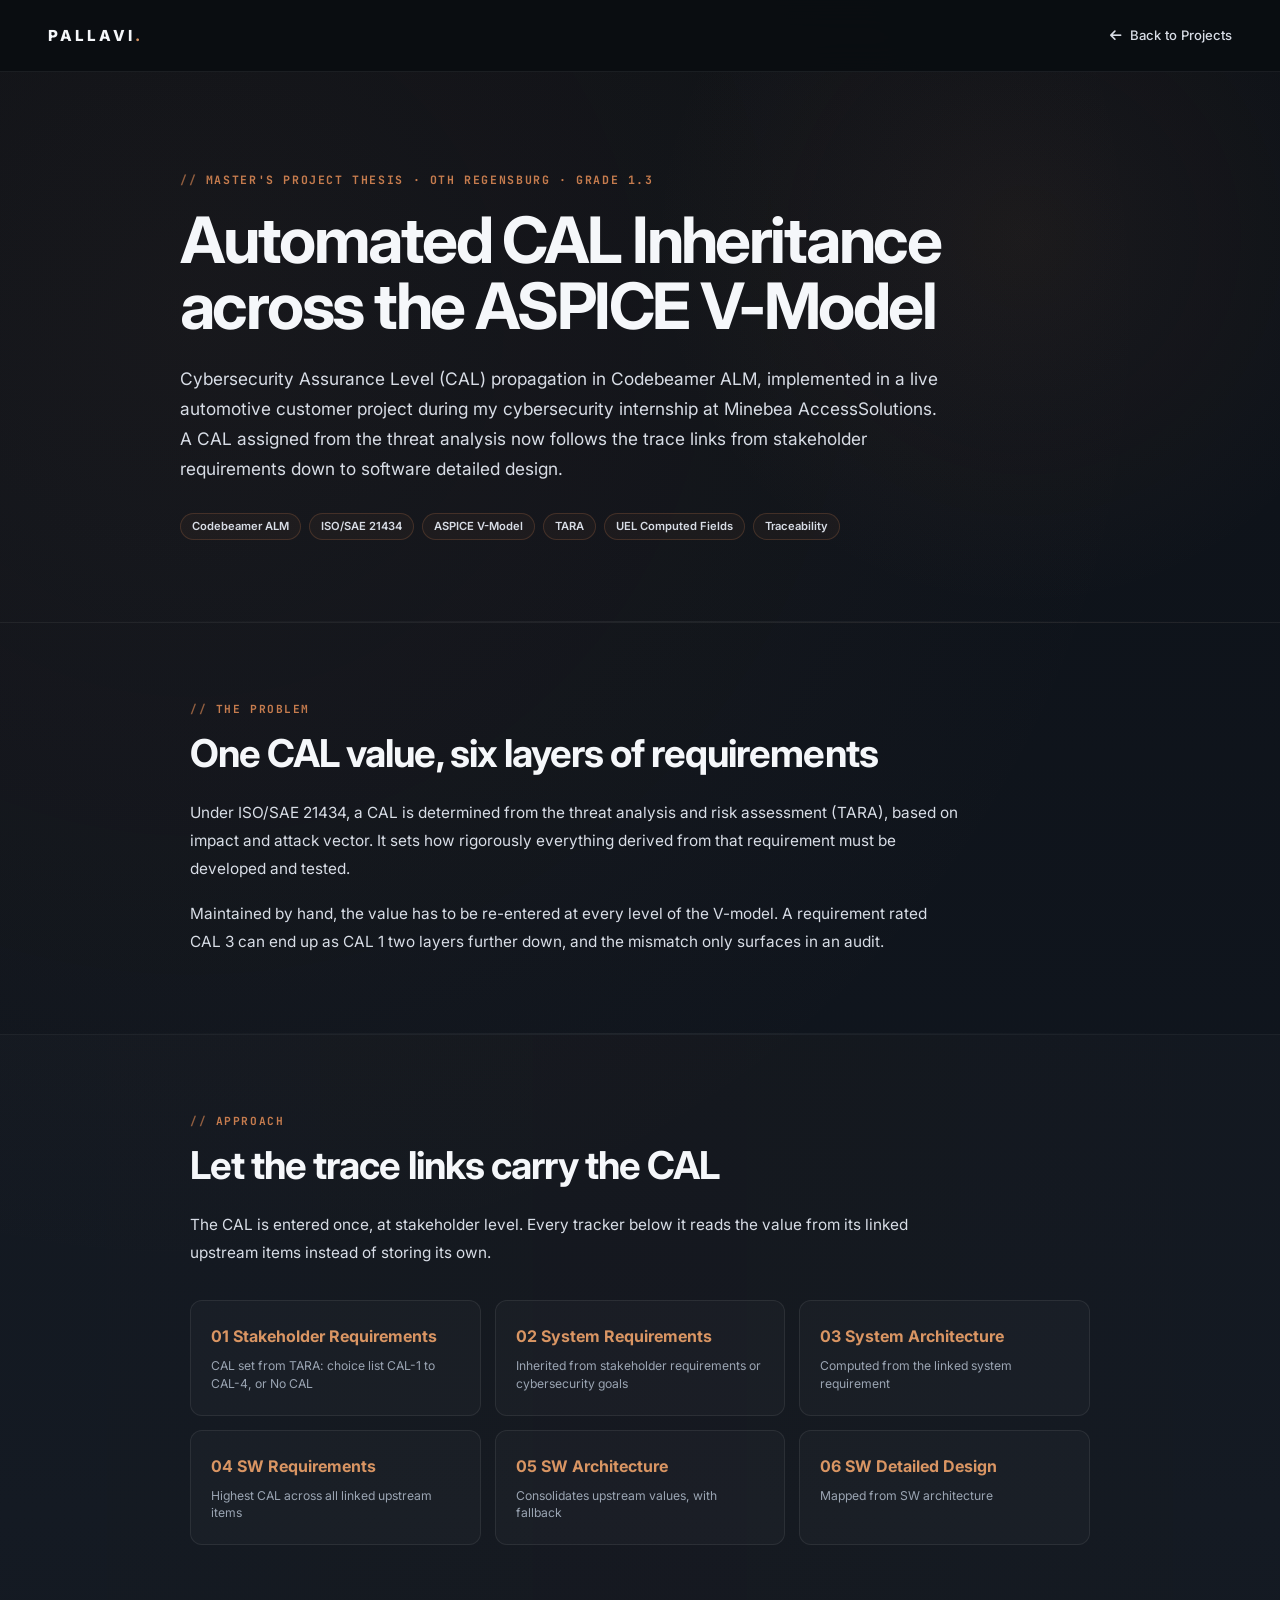
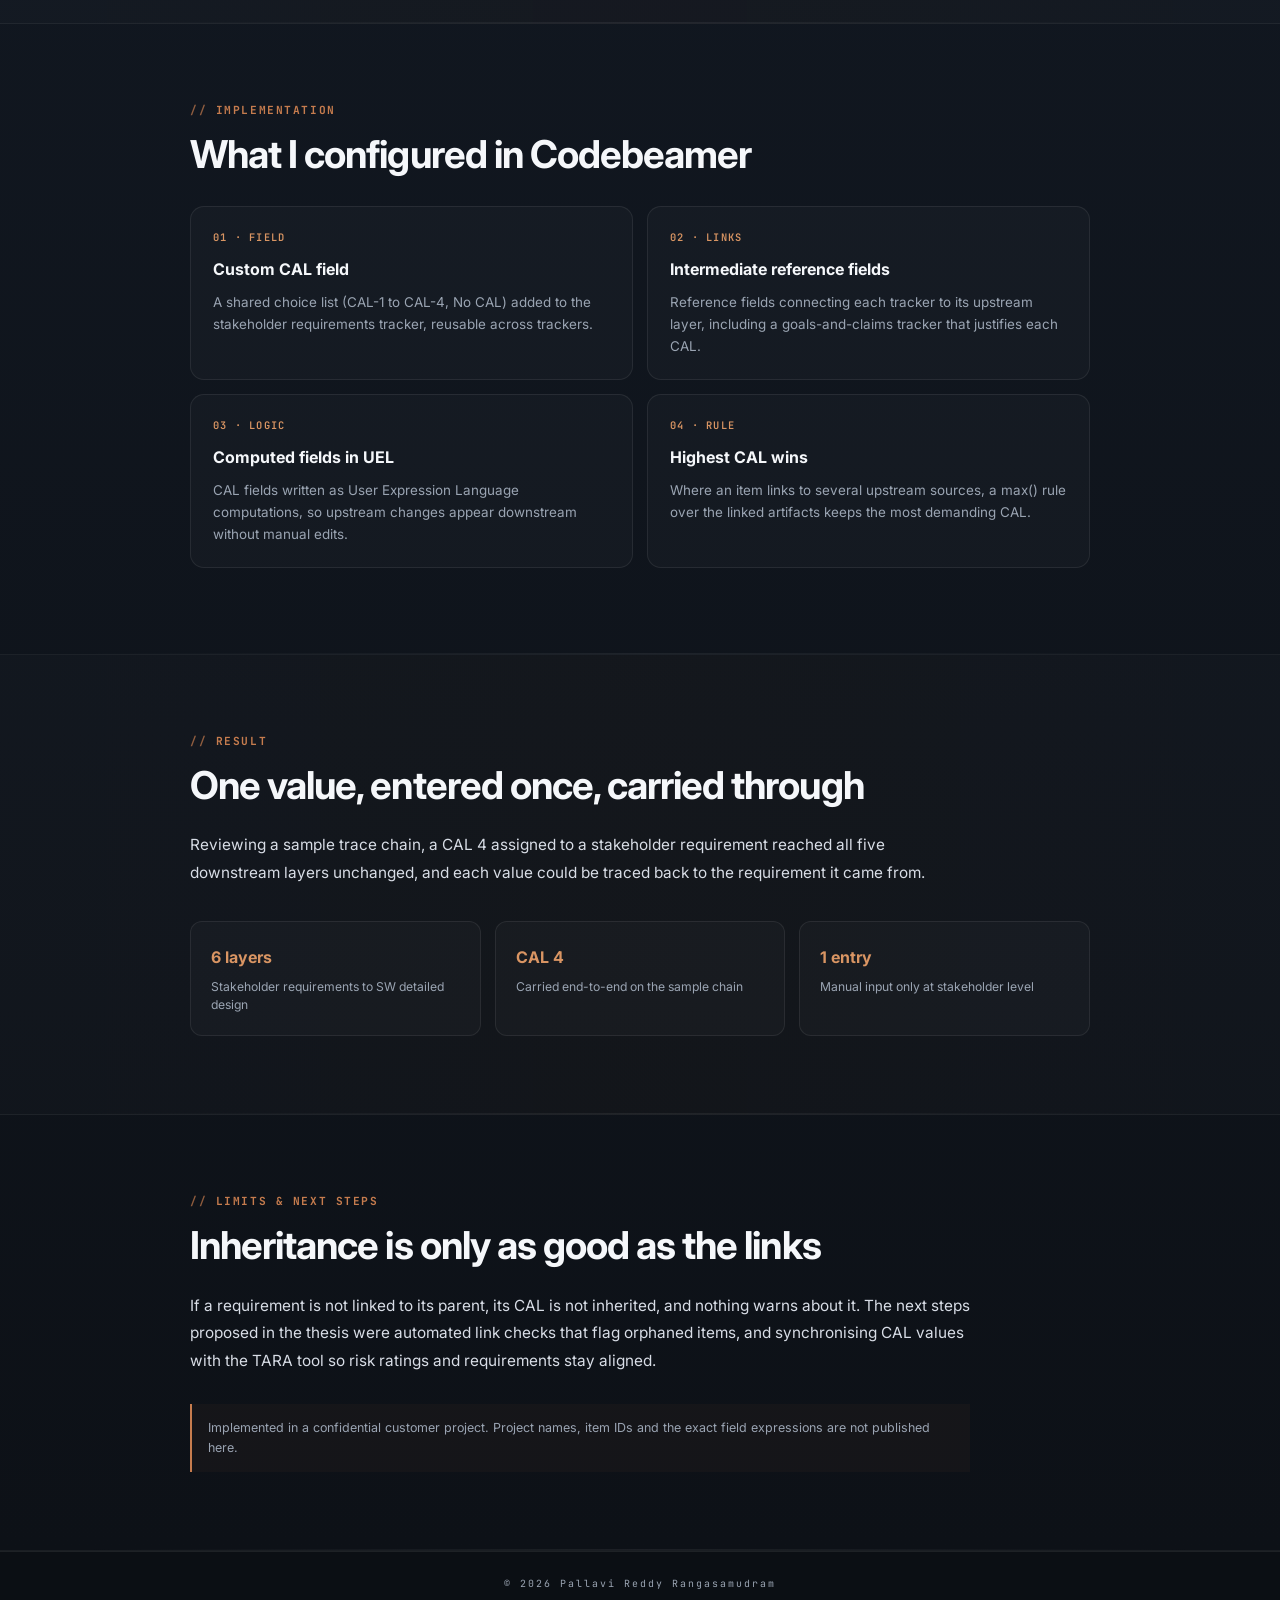
<file: cal-inheritance.html>
<!DOCTYPE html>
<html lang="en">
<head>
    <meta charset="UTF-8">
    <meta name="viewport" content="width=device-width, initial-scale=1.0">
    <title>Automated CAL Inheritance | Pallavi Reddy Rangasamudram</title>
    <link rel="stylesheet" href="style.css">
    <link href="https://fonts.googleapis.com/css2?family=Inter:wght@300;400;500;600;700;800&family=Space+Grotesk:wght@400;500;600;700&family=JetBrains+Mono:wght@400;500;600;700&display=swap" rel="stylesheet">
    <link rel="stylesheet" href="https://cdnjs.cloudflare.com/ajax/libs/font-awesome/6.5.2/css/all.min.css">
</head>
<body>

<!-- NAVIGATION -->
<nav id="navbar">
    <div class="nav-logo">Pallavi<span>.</span></div>
    <div class="case-nav-back">
        <a href="index.html#projects"><i class="fas fa-arrow-left"></i> Back to Projects</a>
    </div>
</nav>

<main class="case-page">

<!-- HERO -->
<section class="case-hero">
    <div class="container">
        <span class="s-tag">MASTER'S PROJECT THESIS · OTH REGENSBURG · GRADE 1.3</span>
        <h1>Automated CAL Inheritance across the ASPICE V-Model</h1>
        <p class="case-lead">
            Cybersecurity Assurance Level (CAL) propagation in Codebeamer ALM,
            implemented in a live automotive customer project during my
            cybersecurity internship at Minebea AccessSolutions. A CAL assigned
            from the threat analysis now follows the trace links from stakeholder
            requirements down to software detailed design.
        </p>
        <div class="case-tags">
            <span>Codebeamer ALM</span>
            <span>ISO/SAE 21434</span>
            <span>ASPICE V-Model</span>
            <span>TARA</span>
            <span>UEL Computed Fields</span>
            <span>Traceability</span>
        </div>
    </div>
</section>

<!-- PROBLEM -->
<section class="case-section">
    <div class="container">
        <span class="s-tag">THE PROBLEM</span>
        <h2>One CAL value, six layers of requirements</h2>
        <p>
            Under ISO/SAE 21434, a CAL is determined from the threat analysis
            and risk assessment (TARA), based on impact and attack vector. It sets
            how rigorously everything derived from that requirement must be
            developed and tested.
        </p>
        <p>
            Maintained by hand, the value has to be re-entered at every level of
            the V-model. A requirement rated CAL&nbsp;3 can end up as CAL&nbsp;1
            two layers further down, and the mismatch only surfaces in an audit.
        </p>
    </div>
</section>

<!-- APPROACH -->
<section class="case-section case-section-alt">
    <div class="container">
        <span class="s-tag">APPROACH</span>
        <h2>Let the trace links carry the CAL</h2>
        <p>
            The CAL is entered once, at stakeholder level. Every tracker below it
            reads the value from its linked upstream items instead of storing its own.
        </p>
        <div class="case-stats">
            <div><strong>01 Stakeholder Requirements</strong><span>CAL set from TARA: choice list CAL-1 to CAL-4, or No CAL</span></div>
            <div><strong>02 System Requirements</strong><span>Inherited from stakeholder requirements or cybersecurity goals</span></div>
            <div><strong>03 System Architecture</strong><span>Computed from the linked system requirement</span></div>
            <div><strong>04 SW Requirements</strong><span>Highest CAL across all linked upstream items</span></div>
            <div><strong>05 SW Architecture</strong><span>Consolidates upstream values, with fallback</span></div>
            <div><strong>06 SW Detailed Design</strong><span>Mapped from SW architecture</span></div>
        </div>
    </div>
</section>

<!-- IMPLEMENTATION -->
<section class="case-section">
    <div class="container">
        <span class="s-tag">IMPLEMENTATION</span>
        <h2>What I configured in Codebeamer</h2>
        <div class="case-grid-2">
            <div class="case-card">
                <span class="case-card-number">01 · FIELD</span>
                <h3>Custom CAL field</h3>
                <p>A shared choice list (CAL-1 to CAL-4, No CAL) added to the stakeholder requirements tracker, reusable across trackers.</p>
            </div>
            <div class="case-card">
                <span class="case-card-number">02 · LINKS</span>
                <h3>Intermediate reference fields</h3>
                <p>Reference fields connecting each tracker to its upstream layer, including a goals-and-claims tracker that justifies each CAL.</p>
            </div>
            <div class="case-card">
                <span class="case-card-number">03 · LOGIC</span>
                <h3>Computed fields in UEL</h3>
                <p>CAL fields written as User Expression Language computations, so upstream changes appear downstream without manual edits.</p>
            </div>
            <div class="case-card">
                <span class="case-card-number">04 · RULE</span>
                <h3>Highest CAL wins</h3>
                <p>Where an item links to several upstream sources, a max() rule over the linked artifacts keeps the most demanding CAL.</p>
            </div>
        </div>
    </div>
</section>

<!-- RESULT -->
<section class="case-section case-section-alt">
    <div class="container">
        <span class="s-tag">RESULT</span>
        <h2>One value, entered once, carried through</h2>
        <p>
            Reviewing a sample trace chain, a CAL&nbsp;4 assigned to a stakeholder
            requirement reached all five downstream layers unchanged, and each
            value could be traced back to the requirement it came from.
        </p>
        <div class="case-stats">
            <div><strong>6 layers</strong><span>Stakeholder requirements to SW detailed design</span></div>
            <div><strong>CAL 4</strong><span>Carried end-to-end on the sample chain</span></div>
            <div><strong>1 entry</strong><span>Manual input only at stakeholder level</span></div>
        </div>
    </div>
</section>

<!-- LIMITS -->
<section class="case-section">
    <div class="container">
        <span class="s-tag">LIMITS &amp; NEXT STEPS</span>
        <h2>Inheritance is only as good as the links</h2>
        <p>
            If a requirement is not linked to its parent, its CAL is not inherited,
            and nothing warns about it. The next steps proposed in the thesis were
            automated link checks that flag orphaned items, and synchronising CAL
            values with the TARA tool so risk ratings and requirements stay aligned.
        </p>
        <p class="case-confidential">
            Implemented in a confidential customer project. Project names, item IDs
            and the exact field expressions are not published here.
        </p>
    </div>
</section>

</main>

<footer>
    <div class="container"><p>© 2026 Pallavi Reddy Rangasamudram</p></div>
</footer>

</body>
</html>
</file>
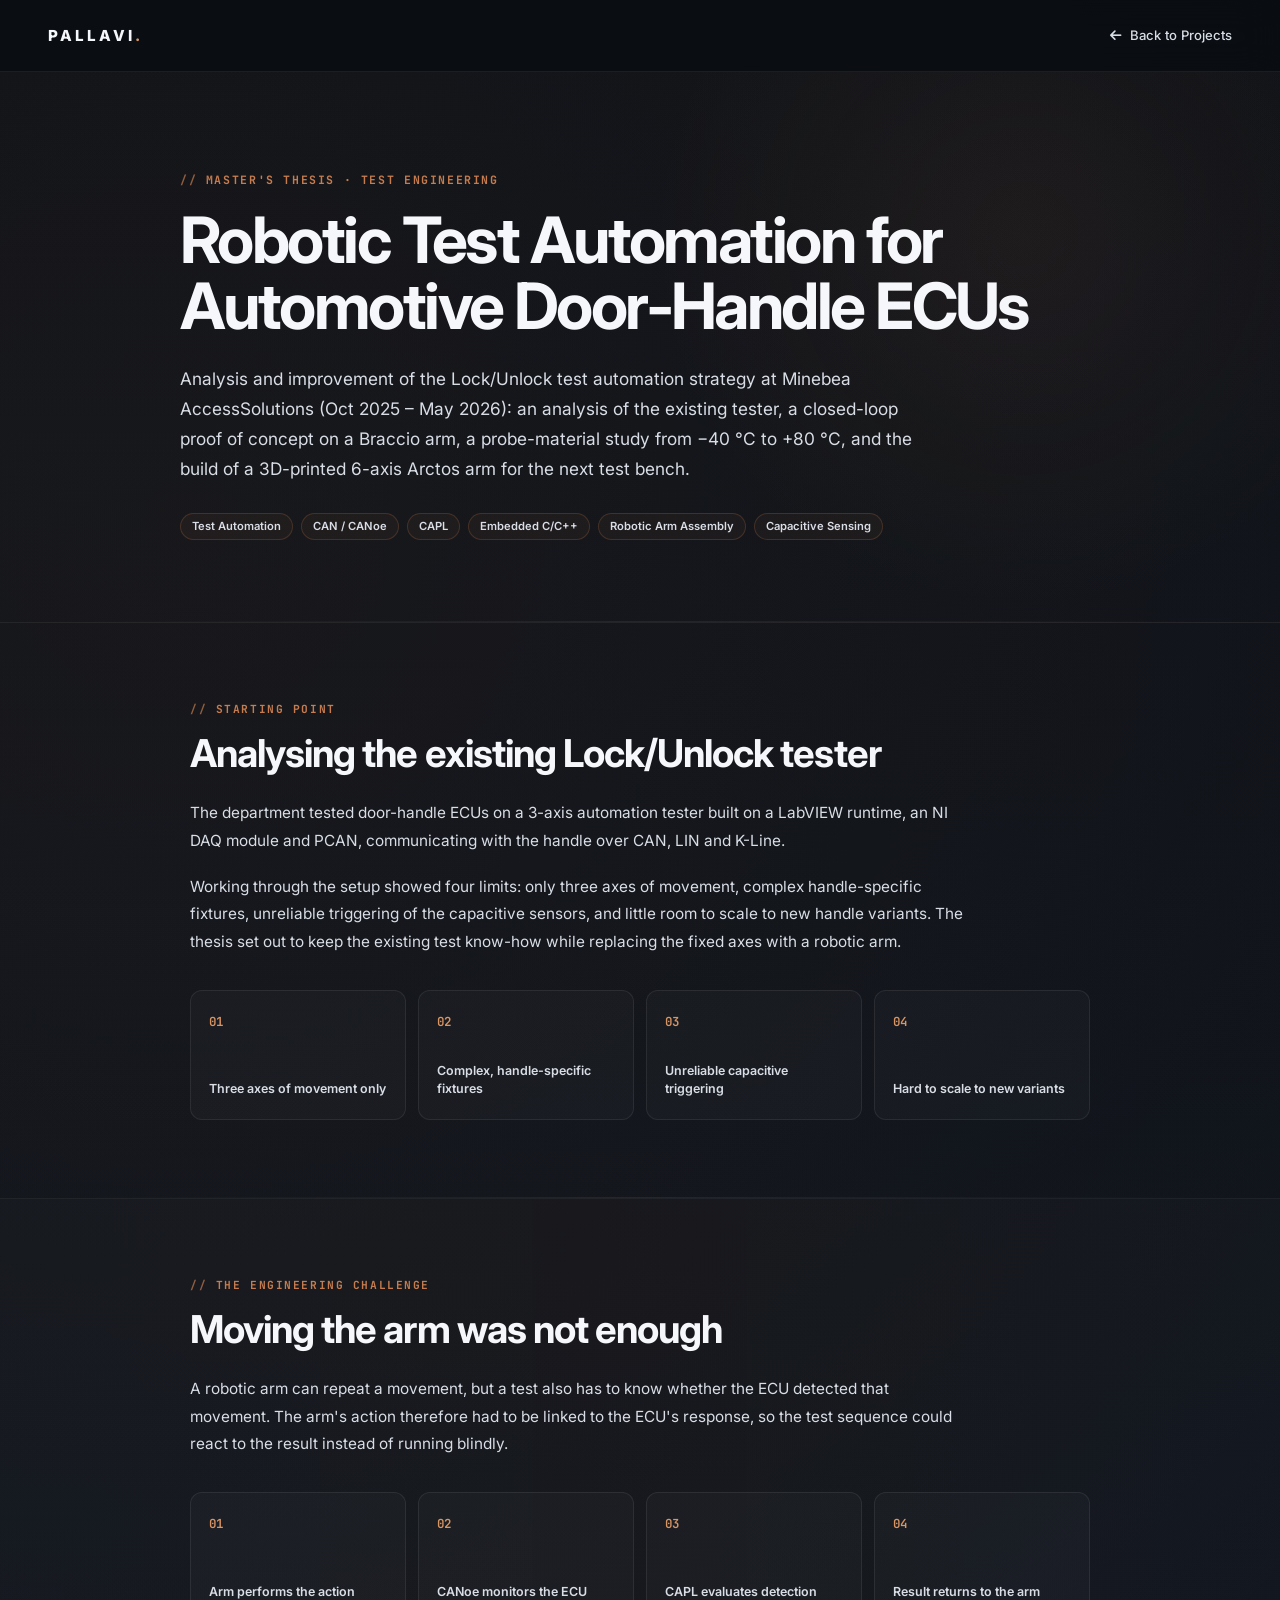
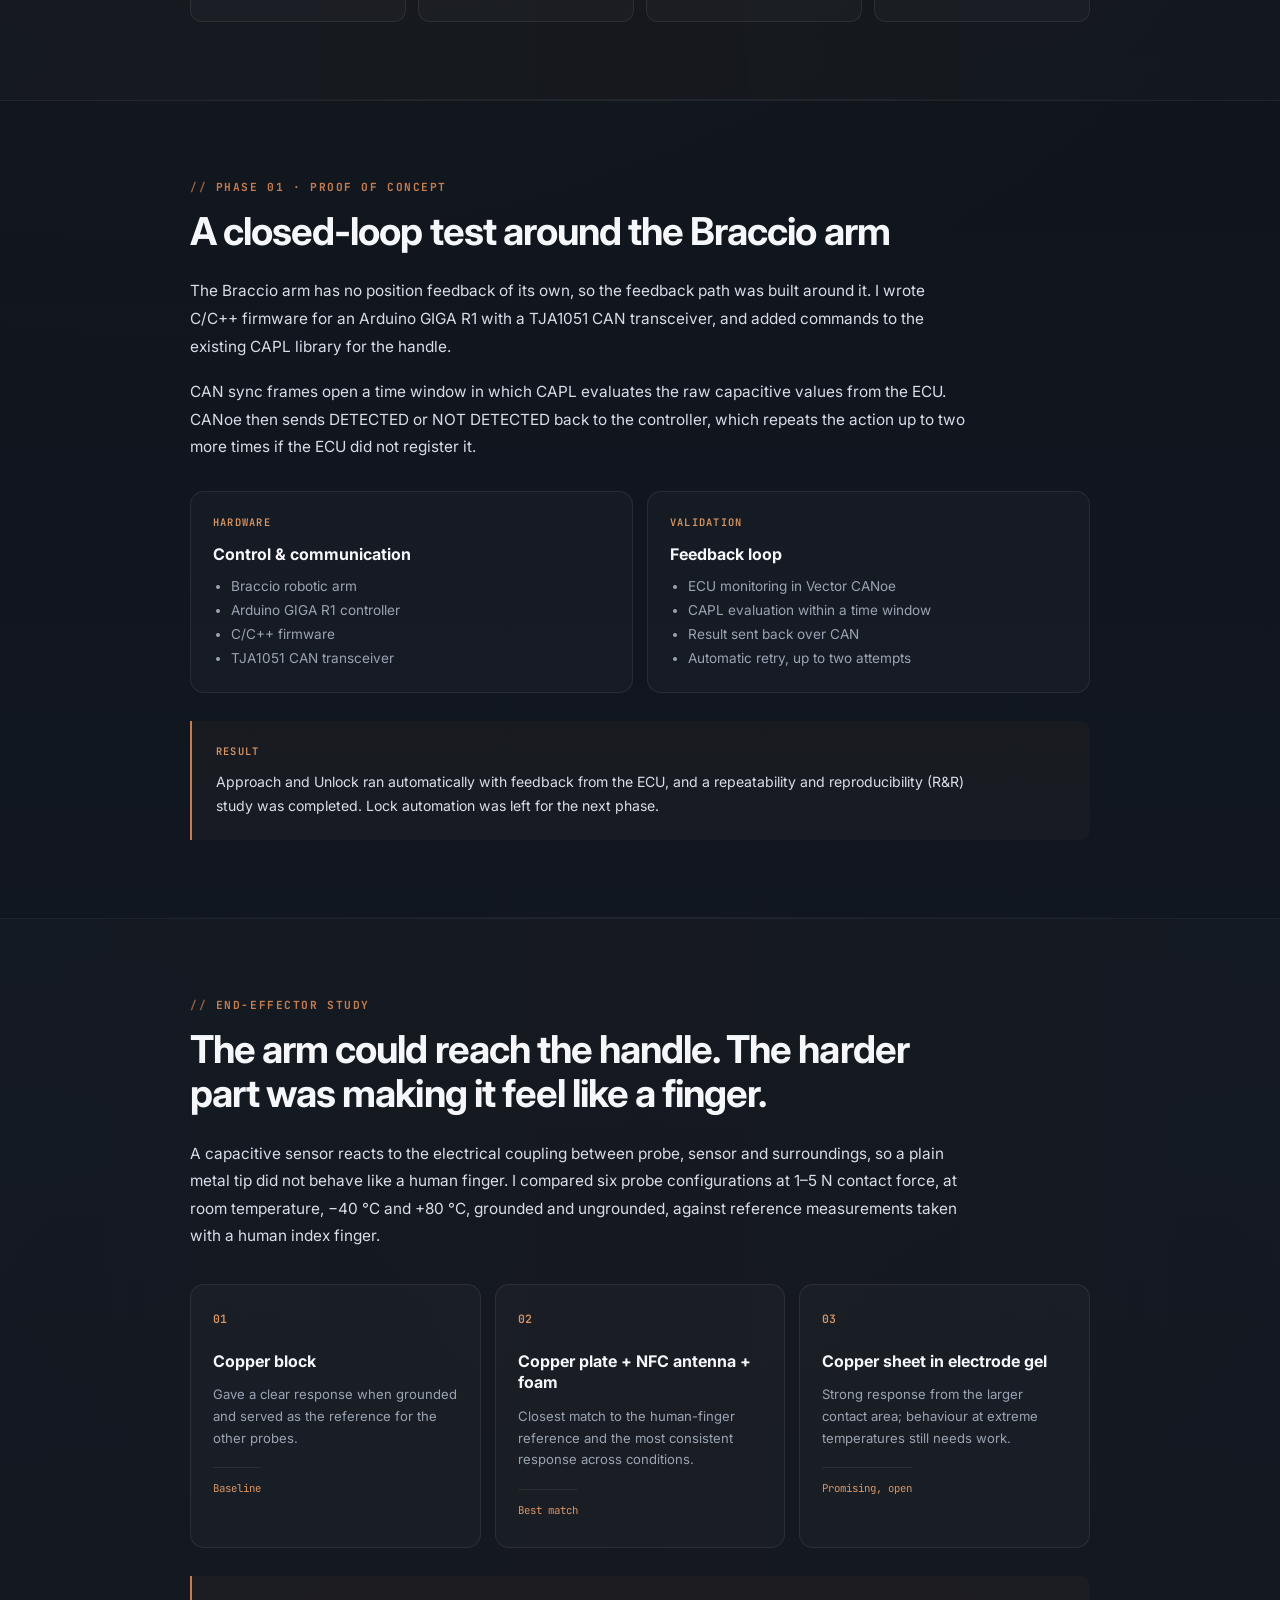
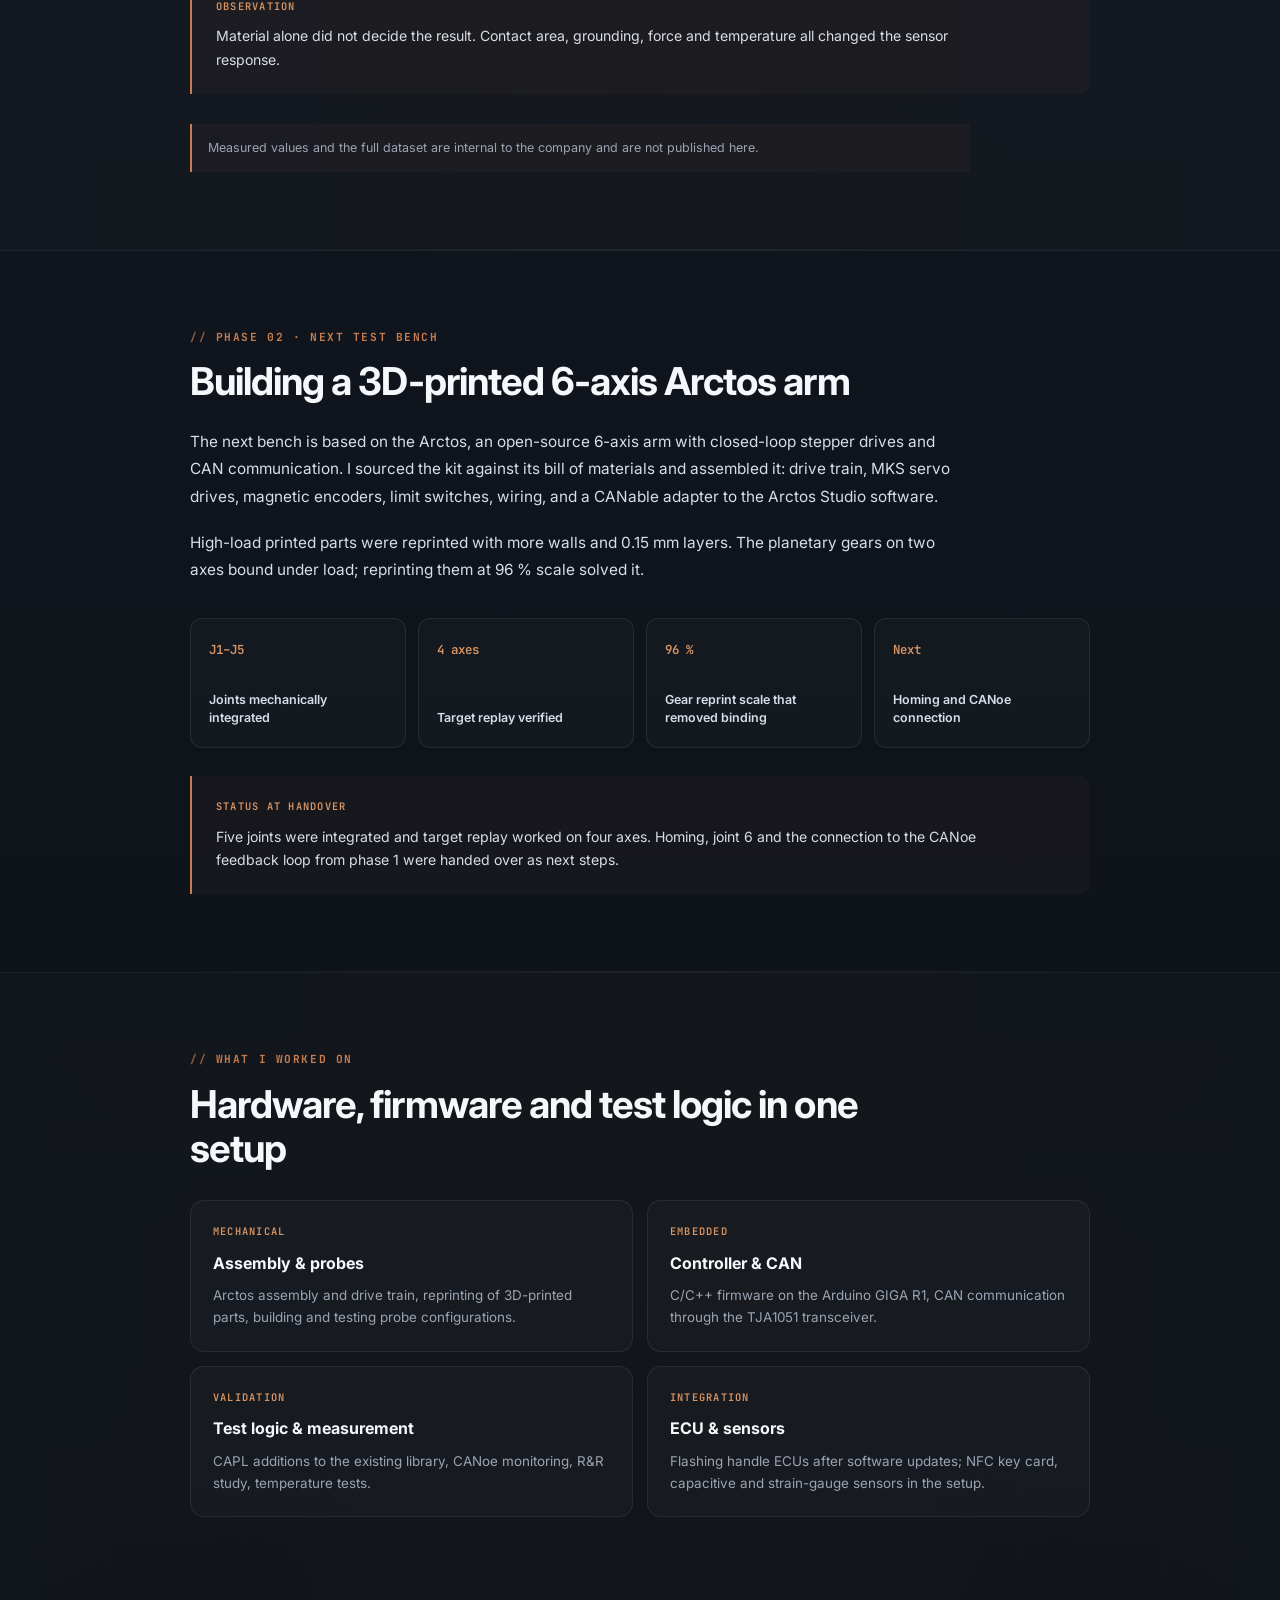
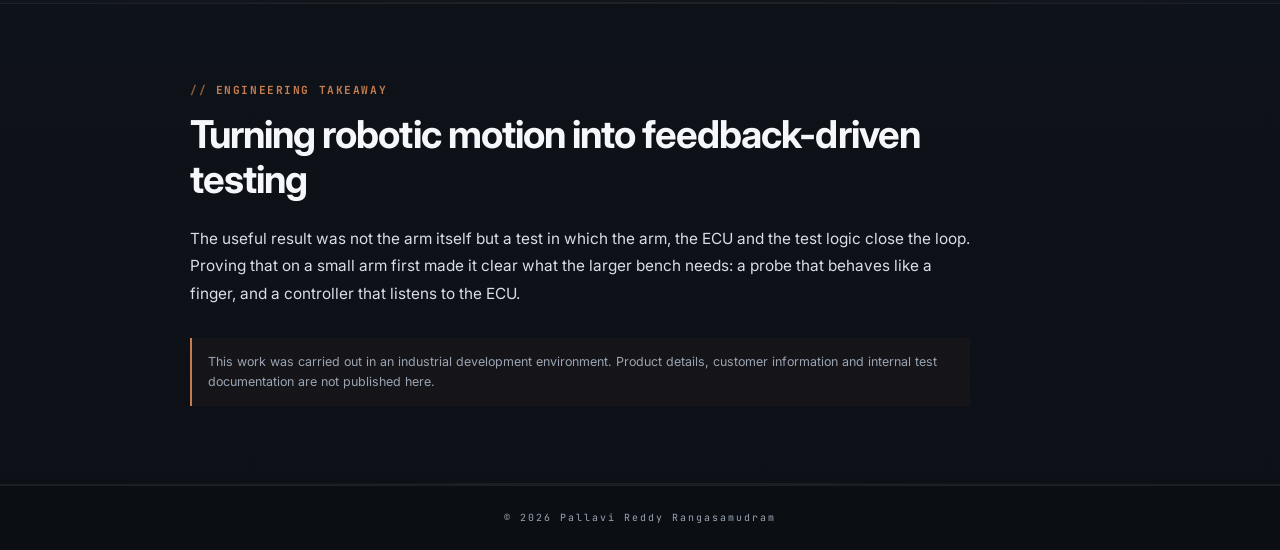
<file: master-thesis.html>
<!DOCTYPE html>
<html lang="en">
<head>
    <meta charset="UTF-8">
    <meta name="viewport" content="width=device-width, initial-scale=1.0">
    <title>Robotic Test Automation | Pallavi Reddy Rangasamudram</title>
    <link rel="stylesheet" href="style.css">
    <link href="https://fonts.googleapis.com/css2?family=Inter:wght@300;400;500;600;700;800&family=Space+Grotesk:wght@400;500;600;700&family=JetBrains+Mono:wght@400;500;600;700&display=swap" rel="stylesheet">
    <link rel="stylesheet" href="https://cdnjs.cloudflare.com/ajax/libs/font-awesome/6.5.2/css/all.min.css">
</head>
<body>

<!-- NAVIGATION -->
<nav id="navbar">
    <div class="nav-logo">Pallavi<span>.</span></div>
    <div class="case-nav-back">
        <a href="index.html#projects"><i class="fas fa-arrow-left"></i> Back to Projects</a>
    </div>
</nav>

<main class="case-page">

<!-- HERO -->
<section class="case-hero">
    <div class="container">
        <span class="s-tag">MASTER'S THESIS · TEST ENGINEERING</span>
        <h1>Robotic Test Automation for Automotive Door-Handle ECUs</h1>
        <p class="case-lead">
            Analysis and improvement of the Lock/Unlock test automation strategy
            at Minebea AccessSolutions (Oct 2025 – May 2026): an analysis of the
            existing tester, a closed-loop proof of concept on a Braccio arm,
            a probe-material study from &minus;40&nbsp;&deg;C to +80&nbsp;&deg;C,
            and the build of a 3D-printed 6-axis Arctos arm for the next test bench.
        </p>
        <div class="case-tags">
            <span>Test Automation</span>
            <span>CAN / CANoe</span>
            <span>CAPL</span>
            <span>Embedded C/C++</span>
            <span>Robotic Arm Assembly</span>
            <span>Capacitive Sensing</span>
        </div>
    </div>
</section>

<!-- STARTING POINT -->
<section class="case-section">
    <div class="container">
        <span class="s-tag">STARTING POINT</span>
        <h2>Analysing the existing Lock/Unlock tester</h2>
        <p>
            The department tested door-handle ECUs on a 3-axis automation tester
            built on a LabVIEW runtime, an NI DAQ module and PCAN, communicating
            with the handle over CAN, LIN and K-Line.
        </p>
        <p>
            Working through the setup showed four limits: only three axes of
            movement, complex handle-specific fixtures, unreliable triggering of
            the capacitive sensors, and little room to scale to new handle variants.
            The thesis set out to keep the existing test know-how while replacing
            the fixed axes with a robotic arm.
        </p>
        <div class="case-process">
            <div><strong>01</strong><span>Three axes of movement only</span></div>
            <div><strong>02</strong><span>Complex, handle-specific fixtures</span></div>
            <div><strong>03</strong><span>Unreliable capacitive triggering</span></div>
            <div><strong>04</strong><span>Hard to scale to new variants</span></div>
        </div>
    </div>
</section>

<!-- CHALLENGE -->
<section class="case-section case-section-alt">
    <div class="container">
        <span class="s-tag">THE ENGINEERING CHALLENGE</span>
        <h2>Moving the arm was not enough</h2>
        <p>
            A robotic arm can repeat a movement, but a test also has to know
            whether the ECU detected that movement. The arm's action therefore
            had to be linked to the ECU's response, so the test sequence could
            react to the result instead of running blindly.
        </p>
        <div class="case-process">
            <div><strong>01</strong><span>Arm performs the action</span></div>
            <div><strong>02</strong><span>CANoe monitors the ECU</span></div>
            <div><strong>03</strong><span>CAPL evaluates detection</span></div>
            <div><strong>04</strong><span>Result returns to the arm</span></div>
        </div>
    </div>
</section>

<!-- PHASE 1: BRACCIO -->
<section class="case-section">
    <div class="container">
        <span class="s-tag">PHASE 01 · PROOF OF CONCEPT</span>
        <h2>A closed-loop test around the Braccio arm</h2>
        <p>
            The Braccio arm has no position feedback of its own, so the feedback
            path was built around it. I wrote C/C++ firmware for an Arduino GIGA R1
            with a TJA1051 CAN transceiver, and added commands to the existing CAPL
            library for the handle.
        </p>
        <p>
            CAN sync frames open a time window in which CAPL evaluates the raw
            capacitive values from the ECU. CANoe then sends DETECTED or NOT DETECTED
            back to the controller, which repeats the action up to two more times
            if the ECU did not register it.
        </p>
        <div class="case-grid-2">
            <div class="case-card">
                <span class="case-card-number">HARDWARE</span>
                <h3>Control &amp; communication</h3>
                <ul>
                    <li>Braccio robotic arm</li>
                    <li>Arduino GIGA R1 controller</li>
                    <li>C/C++ firmware</li>
                    <li>TJA1051 CAN transceiver</li>
                </ul>
            </div>
            <div class="case-card">
                <span class="case-card-number">VALIDATION</span>
                <h3>Feedback loop</h3>
                <ul>
                    <li>ECU monitoring in Vector CANoe</li>
                    <li>CAPL evaluation within a time window</li>
                    <li>Result sent back over CAN</li>
                    <li>Automatic retry, up to two attempts</li>
                </ul>
            </div>
        </div>
        <div class="case-callout">
            <span class="case-callout-label">RESULT</span>
            <p>
                Approach and Unlock ran automatically with feedback from the ECU,
                and a repeatability and reproducibility (R&amp;R) study was completed.
                Lock automation was left for the next phase.
            </p>
        </div>
    </div>
</section>

<!-- END-EFFECTOR STUDY -->
<section class="case-section case-section-alt" id="end-effector-results">
    <div class="container">
        <span class="s-tag">END-EFFECTOR STUDY</span>
        <h2>The arm could reach the handle. The harder part was making it feel like a finger.</h2>
        <p>
            A capacitive sensor reacts to the electrical coupling between probe,
            sensor and surroundings, so a plain metal tip did not behave like a
            human finger. I compared six probe configurations at 1–5&nbsp;N contact
            force, at room temperature, &minus;40&nbsp;&deg;C and +80&nbsp;&deg;C,
            grounded and ungrounded, against reference measurements taken with a
            human index finger.
        </p>
        <div class="case-material-grid">
            <div class="case-material-card">
                <span class="case-material-number">01</span>
                <h3>Copper block</h3>
                <p>Gave a clear response when grounded and served as the reference for the other probes.</p>
                <span class="case-material-result">Baseline</span>
            </div>
            <div class="case-material-card">
                <span class="case-material-number">02</span>
                <h3>Copper plate + NFC antenna + foam</h3>
                <p>Closest match to the human-finger reference and the most consistent response across conditions.</p>
                <span class="case-material-result">Best match</span>
            </div>
            <div class="case-material-card">
                <span class="case-material-number">03</span>
                <h3>Copper sheet in electrode gel</h3>
                <p>Strong response from the larger contact area; behaviour at extreme temperatures still needs work.</p>
                <span class="case-material-result">Promising, open</span>
            </div>
        </div>
        <div class="case-callout">
            <span class="case-callout-label">OBSERVATION</span>
            <p>
                Material alone did not decide the result. Contact area, grounding,
                force and temperature all changed the sensor response.
            </p>
        </div>
        <p class="case-confidential">
            Measured values and the full dataset are internal to the company and are not published here.
        </p>
    </div>
</section>

<!-- PHASE 2: ARCTOS -->
<section class="case-section">
    <div class="container">
        <span class="s-tag">PHASE 02 · NEXT TEST BENCH</span>
        <h2>Building a 3D-printed 6-axis Arctos arm</h2>
        <p>
            The next bench is based on the Arctos, an open-source 6-axis arm
            with closed-loop stepper drives and CAN communication.
            I sourced the kit against its bill of materials and assembled it:
            drive train, MKS servo drives, magnetic encoders, limit switches,
            wiring, and a CANable adapter to the Arctos Studio software.
        </p>
        <p>
            High-load printed parts were reprinted with more walls and 0.15&nbsp;mm
            layers. The planetary gears on two axes bound under load; reprinting
            them at 96&nbsp;% scale solved it.
        </p>
        <div class="case-process">
            <div><strong>J1–J5</strong><span>Joints mechanically integrated</span></div>
            <div><strong>4 axes</strong><span>Target replay verified</span></div>
            <div><strong>96&nbsp;%</strong><span>Gear reprint scale that removed binding</span></div>
            <div><strong>Next</strong><span>Homing and CANoe connection</span></div>
        </div>
        <div class="case-callout">
            <span class="case-callout-label">STATUS AT HANDOVER</span>
            <p>
                Five joints were integrated and target replay worked on four axes.
                Homing, joint 6 and the connection to the CANoe feedback loop
                from phase 1 were handed over as next steps.
            </p>
        </div>
    </div>
</section>

<!-- CONTRIBUTION -->
<section class="case-section case-section-alt">
    <div class="container">
        <span class="s-tag">WHAT I WORKED ON</span>
        <h2>Hardware, firmware and test logic in one setup</h2>
        <div class="case-grid-2">
            <div class="case-card">
                <span class="case-card-number">MECHANICAL</span>
                <h3>Assembly &amp; probes</h3>
                <p>Arctos assembly and drive train, reprinting of 3D-printed parts, building and testing probe configurations.</p>
            </div>
            <div class="case-card">
                <span class="case-card-number">EMBEDDED</span>
                <h3>Controller &amp; CAN</h3>
                <p>C/C++ firmware on the Arduino GIGA R1, CAN communication through the TJA1051 transceiver.</p>
            </div>
            <div class="case-card">
                <span class="case-card-number">VALIDATION</span>
                <h3>Test logic &amp; measurement</h3>
                <p>CAPL additions to the existing library, CANoe monitoring, R&amp;R study, temperature tests.</p>
            </div>
            <div class="case-card">
                <span class="case-card-number">INTEGRATION</span>
                <h3>ECU &amp; sensors</h3>
                <p>Flashing handle ECUs after software updates; NFC key card, capacitive and strain-gauge sensors in the setup.</p>
            </div>
        </div>
    </div>
</section>

<!-- TAKEAWAY -->
<section class="case-section">
    <div class="container">
        <span class="s-tag">ENGINEERING TAKEAWAY</span>
        <h2>Turning robotic motion into feedback-driven testing</h2>
        <p>
            The useful result was not the arm itself but a test in which the arm,
            the ECU and the test logic close the loop. Proving that on a small arm
            first made it clear what the larger bench needs: a probe that behaves
            like a finger, and a controller that listens to the ECU.
        </p>
        <p class="case-confidential">
            This work was carried out in an industrial development environment.
            Product details, customer information and internal test documentation
            are not published here.
        </p>
    </div>
</section>

</main>

<footer>
    <div class="container"><p>© 2026 Pallavi Reddy Rangasamudram</p></div>
</footer>

</body>
</html>
</file>
<file: style.css>
/* Font loaded in index.html */

/* ─── ROOT VARIABLES ─── */
:root{

    --bg:#0d1117;
    --bg2:#131922;

    --surface:#1b212b;
    --surface-2:#232b36;

    --text:#f5f7fa;
    --text-light:#d8dde6;
    --muted:#9aa4b2;

    --accent:#c67c4e;
    --accent-l:#d99563;
    --accent-ll:#f0c49d;

    --border:rgba(255,255,255,.08);
    --border-h:rgba(198,124,78,.45);

    --glow:rgba(198,124,78,.18);
    --radius:18px;
    --radius-lg:28px;

    --shadow:0 12px 40px rgba(0,0,0,.28);
    --transition:.3s ease;
    --container:1200px;
    --section-space:120px;
}

/* ─── RESET ─── */
*, *::before, *::after { margin:0; padding:0; box-sizing:border-box; }
html { scroll-padding-top: 90px; }
body {
    color: var(--text);
    line-height: 1.7;
    font-family: 'Inter', sans-serif;
    font-size: 17px;
    overflow-x: hidden;

    background:
        radial-gradient(
            circle at 15% 8%,
            rgba(198,124,78,.045),
            transparent 28%
        ),
        radial-gradient(
            circle at 85% 45%,
            rgba(255,255,255,.018),
            transparent 30%
        ),
        linear-gradient(
            180deg,
            #0d1117 0%,
            #0b1016 45%,
            #0d1117 100%
        );
}
a { text-decoration:none; color:inherit; }


/*==========================
    GLOBAL LAYOUT
==========================*/

.container { width:min(1200px,90%);
    margin: 0 auto; }

/* ─── GLASS CARD ─── */
.glass{
    background:rgba(255,255,255,.03);
    backdrop-filter:blur(12px);
    border:1px solid var(--border);
    transition:var(--transition);
}
.glass:hover {
    border-color:var(--border-h);
    box-shadow:0 0 28px var(--glow);
    transform:translateY(-4px);
} 

.s-tag {
    display: block;
    margin-bottom: 12px;
    color: var(--accent-l);
    font-family: 'JetBrains Mono', monospace;
    font-size: .7rem;
    font-weight: 500;
    letter-spacing: 2px;
    line-height: 1.4;
    text-transform: uppercase;
}
.s-tag::before { content:'// '; opacity:.7; }
.s-title {
    font-family: 'Inter', sans-serif;
    font-size: clamp(2.25rem, 4vw, 3.1rem);
    font-weight: 700;
    line-height: 1.08;
    letter-spacing: -1.5px;
    margin: 0 0 12px;
    color: var(--text);
}

/*SECTION LAYOUT*/

section {
    position: relative;
    padding: 60px 0;
    background: transparent;
    
}

section::after {
    content: "";
    position: absolute;
    left: 6%;
    right: 6%;
    bottom: 0;
    height: 1px;
    background: linear-gradient(
        90deg,
        transparent,
        rgba(255,255,255,.065),
        transparent
    );
    pointer-events: none;
}
section + section {
    border-top: none;
}

/* ─── CURSOR DOT ─── */
#cursor {
    width:10px; height:10px; border-radius:50%;
    background:var(--accent-l);
    position:fixed; pointer-events:none; z-index:9999;
    transform:translate(-50%,-50%);
    transition:width .2s, height .2s, opacity .2s;
    mix-blend-mode:screen;
}

/* ─── SCROLLBAR ─── */
::-webkit-scrollbar { width:6px; }
::-webkit-scrollbar-track { background:var(--bg); }
::-webkit-scrollbar-thumb { background:var(--accent); border-radius:2px; }


/*====================================================
  GLOBAL BACKGROUND SYSTEM
====================================================*/

#bg-layer {
    position: fixed;
    inset: 0;
    z-index: -2;
    pointer-events: none;

    background: #0d1117;
}

body::before {
    content: "";
    position: fixed;
    inset: 0;

    pointer-events: none;
    z-index: -1;

    background:
        radial-gradient(
            circle at 14% 12%,
            rgba(198,124,78,.045),
            transparent 30%
        ),
        radial-gradient(
            circle at 86% 55%,
            rgba(255,255,255,.018),
            transparent 32%
        );
}

/* HERO */

.bg-hero {
    background:
        radial-gradient(
            circle at 20% 25%,
            rgba(198,124,78,.055),
            transparent 38%
        );
}

/* MINDSET */

.bg-about {
    background:
        linear-gradient(
            180deg,
            rgba(255,255,255,.008),
            rgba(0,0,0,.015)
        );
}

/* WORKFLOW */

.bg-skills {
    background:
        radial-gradient(
            circle at 78% 30%,
            rgba(198,124,78,.025),
            transparent 32%
        );
}

/* EDUCATION */

.bg-education {
    background:
        linear-gradient(
            180deg,
            rgba(255,255,255,.008),
            rgba(0,0,0,.012)
        );
}

/* EXPERIENCE */

.bg-experience {
    background:
        linear-gradient(
            180deg,
            rgba(0,0,0,.012),
            rgba(255,255,255,.006)
        );
}

/* PROJECTS */

.bg-projects {
    background:
        radial-gradient(
            circle at 82% 28%,
            rgba(198,124,78,.045),
            transparent 34%
        );
}

/* RESEARCH */

.bg-research {
    background:
        linear-gradient(
            180deg,
            rgba(255,255,255,.006),
            rgba(0,0,0,.015)
        );
}

/* BEYOND ENGINEERING */

.bg-beyond {
    background:
        radial-gradient(
            circle at 20% 70%,
            rgba(198,124,78,.025),
            transparent 30%
        );
}

/* CERTIFICATIONS */

.bg-certifications {
    background:
        linear-gradient(
            180deg,
            rgba(0,0,0,.012),
            rgba(255,255,255,.006)
        );
}

/* CONTACT */

.bg-contact {
    background:
        radial-gradient(
            circle at 50% 45%,
            rgba(198,124,78,.045),
            transparent 38%
        );
}

/* ─── STACKING ORDER ─── */
section,
footer {
    position: relative;
    z-index: 1;
}
#navbar {
    position: fixed;
    z-index: 10000;
}
#mobile-nav {
    z-index: 9999;
}

/* ─── NAVBAR ─── */
#navbar {
    position: fixed;
    top: 0;
    left: 0;
    width: 100%;
    height: 72px;

    display: flex;
    align-items: center;
    justify-content: space-between;

    padding: 0 48px;

    background: rgba(10, 13, 18, 0.94);
    backdrop-filter: blur(16px);
    -webkit-backdrop-filter: blur(16px);

    border-bottom: 1px solid rgba(255,255,255,.07);

    z-index: 10000;
}
.nav-logo {
    font-family:'Inter',sans-serif;
    font-weight:800; font-size:.95rem;
    letter-spacing:3px; text-transform:uppercase;
    color:var(--text);
}
.nav-logo span { color:var(--accent-l); }
.nav-links { display:flex; gap:28px; list-style:none; }
.nav-link {
    font-family:'JetBrains Mono',monospace;
    font-size:.72rem; letter-spacing:2px;
    text-transform:uppercase; color:var(--muted);
    position:relative; transition:color .25s;
}
.nav-link::after {
    content:''; position:absolute; bottom:-4px; left:0;
    width:100%; height:1px;
    background:var(--accent-l); transition:width .25s;
}
.nav-link:hover::after, .nav-link.active::after { width:100%; }
.nav-link:hover, .nav-link.active { color:var(--accent-l); }
#ham { display:none; background:none; border:none; color:var(--text); font-size:1.3rem; cursor:pointer; }
#mobile-nav {
    display: none;
    flex-direction: column;
    gap: 18px;

    position: fixed;
    top: 72px;
    left: 0;
    width: 100%;

    background: rgba(8, 11, 16, 0.98);
    padding: 26px 48px;

    border-bottom: 1px solid var(--border);

    backdrop-filter: blur(16px);
    -webkit-backdrop-filter: blur(16px);

    z-index: 9999;
}

#mobile-nav.open {
    display: flex;
}

/* HERO*/

#hero {
    position: relative;
    z-index: 1;
    min-height: calc(100vh - 76px);
    margin-top: 76px;
    display: flex;
    align-items: center;
    padding: 46px 0 62px;
    overflow: hidden;
}

#hero::after {
    content: "";
    position: absolute;
    left: 6%;
    right: 6%;
    bottom: 0;
    height: 1px;
    background: linear-gradient(
        90deg,
        transparent,
        rgba(198,124,78,.18),
        rgba(255,255,255,.05),
        transparent
    );
    pointer-events: none;
}

.bg-hero {
    background:
        radial-gradient(
            circle at 18% 30%,
            rgba(198,124,78,.07),
            transparent 38%
        ),
        #090c13;
}

/* Keep the hero dark and subtle */
.bg-hero{
    background:
        radial-gradient(
            circle at 18% 30%,
            rgba(198,124,78,.07),
            transparent 38%
        ),
        #090c13;
}

.hero-grid{
    width:min(var(--container),92%);
    margin:auto;
    display:grid;
    grid-template-columns:minmax(0,1.35fr) minmax(360px,.65fr);
    align-items:center;
    gap:60px;
}

/*----------------------------------*
* Hero Content
*-----------------------------------*/

.hero-content{
    max-width:720px;
}

.hero-badge{
    display:inline-flex;
    align-items:center;
    gap:10px;
    padding:8px 18px;
    margin-bottom:24px;
    border-radius:999px;
    border:1px solid rgba(198,124,78,.22);
    background:rgba(198,124,78,.06);

    font-family:'JetBrains Mono',monospace;
    font-size:.72rem;
    letter-spacing:2px;
    text-transform:uppercase;
    color:var(--accent-l);
}

.hero-badge-dot{
    width:8px;
    height:8px;
    border-radius:50%;
    background:var(--accent-l);
    animation:pulseDot 1.8s infinite;
}

@keyframes pulseDot{
    0%,100%{
        opacity:1;
        transform:scale(1);
    }

    50%{
        opacity:.45;
        transform:scale(.65);
    }
}

/*----------------------------------*
* Hero Heading
*-----------------------------------*/

.hero-h1{
    font-family:'Inter', sans-serif;
    font-size:clamp(3.5rem, 5.4vw, 5.2rem);
    line-height:1.02;
    font-weight:800;
    letter-spacing:-2.5px;
    margin-bottom:18px;
    max-width:850px;
}

.hero-h1 .name{
    background:linear-gradient(
        135deg,
        #ffffff,
        var(--accent-ll)
    );

    -webkit-background-clip:text;
    -webkit-text-fill-color:transparent;
    background-clip:text;
}

/*----------------------------------*
* Hero Role
*-----------------------------------*/

.hero-role{
    display:flex;
    align-items:center;
    min-height:28px;
    margin-bottom:24px;
column-gap:10px;
    row-gap:3px;
    flex-wrap:wrap;
    font-family:'JetBrains Mono',monospace;
    font-size:.78rem;
    letter-spacing:2px;
    text-transform:uppercase;
    color:var(--muted);

}
.hero-divider{
    opacity:.6;
    flex-shrink:0;
}
.hero-specialization{
    white-space:nowrap;
}
.hero-role::before{
    content:">";
    margin-right:10px;
    color:var(--accent);
}

#typing{
    color:var(--accent-l);
}

.cursor-blink{
    display:inline-block;
    margin-left:2px;
    animation:blink .8s infinite;
}

@keyframes blink{
    50%{
        opacity:0;
    }
}

/*----------------------------------*
* Hero Description
*-----------------------------------*/

.hero-p{
    max-width:650px;
    margin-bottom:28px;

    font-family:'Inter',sans-serif;
    font-size:1rem;
    line-height:1.85;
    color:var(--muted);
}

/*----------------------------------*
* Hero Meta
*-----------------------------------*/

.hero-meta{
    display:flex;
    flex-wrap:wrap;
    gap:18px;
    margin-bottom:30px;
}

.hero-meta span{
    display:flex;
    align-items:center;
    gap:8px;

    font-family:'JetBrains Mono',monospace;
    font-size:.7rem;
    color:var(--text-light);
}

.hero-meta span i{
    color:var(--accent);
}

/*----------------------------------*
* Hero Buttons
*-----------------------------------*/

.hero-btns{
    display:flex;
    align-items:center;
    flex-wrap:wrap;
    gap:14px;
    margin-bottom:22px;
}

.btn-primary{
    display:inline-flex;
    align-items:center;
    justify-content:center;
    gap:10px;

    padding:15px 30px;
    border:none;
    border-radius:12px;

    background:linear-gradient(
        135deg,
        var(--accent),
        var(--accent-l)
    );

    color:#fff;
    font-family:'JetBrains Mono',monospace;
    font-size:.7rem;
    font-weight:600;
    letter-spacing:2px;
    text-transform:uppercase;

    cursor:pointer;
    transition:all .3s ease;
}

.btn-primary:hover{
    transform:translateY(-3px);
    box-shadow:0 16px 35px rgba(198,124,78,.25);
}

.btn-outline{
    display:inline-flex;
    align-items:center;
    justify-content:center;
    gap:10px;

    padding:14px 28px;
    border-radius:12px;

    border:1px solid rgba(198,124,78,.35);
    background:transparent;

    color:var(--accent-l);
    font-family:'JetBrains Mono',monospace;
    font-size:.7rem;
    font-weight:600;
    letter-spacing:2px;
    text-transform:uppercase;

    transition:.3s ease;
}

.btn-outline:hover{
    transform:translateY(-3px);
    border-color:var(--accent);
    background:rgba(198,124,78,.08);
}

/*----------------------------------*
* Social Icons
*-----------------------------------*/

.hero-socials{
    display:flex;
    align-items:center;
    gap:10px;
    margin-top:0;
}

.soc-btn{
    width:42px;
    height:42px;

    display:flex;
    align-items:center;
    justify-content:center;

    border-radius:10px;
    border:1px solid var(--border);

    color:var(--muted);

    transition:.3s ease;
}

.soc-btn:hover{
    color:var(--accent-l);
    border-color:var(--accent);
    transform:translateY(-3px);
    box-shadow:0 10px 24px rgba(198,124,78,.15);
}

/*----------------------------------*
* Hero Image
*-----------------------------------*/

.hero-photo-col{
    display:flex;
    justify-content:center;
    align-items:center;
}

.hero-image-card{
    width:390px;
    height:470px;
    border-radius:32px;
    overflow:hidden;
    border:1px solid var(--border);
    background:linear-gradient(
        180deg,
        rgba(255,255,255,.03),
        rgba(255,255,255,.015)
    );
    backdrop-filter:blur(18px);
    box-shadow:0 30px 70px rgba(0,0,0,.35);
    transition:.45s ease;
}
.hero-image-card:hover{
    transform:translateY(-8px);
    border-color:var(--border-h);
}

.hero-image{
    width:100%;
    height:100%;

    object-fit:contain;
    object-position:center bottom;

    transition:transform .4s ease;
}

.hero-image-card:hover .hero-image{
    transform:scale(1.03);
}

/*====================================================*
* HERO RESPONSIVE
*====================================================*/

@media(max-width:960px) {

    #hero {
        min-height: auto;
        margin-top: 76px;
        padding: 64px 32px 70px;
    }

    .hero-grid {
        grid-template-columns: 1fr;
        gap: 60px;
        text-align: center;
    }

    .hero-content {
        max-width: 100%;
        margin: auto;
    }

    .hero-role {
        justify-content: center;
    }

    .hero-p {
        margin-left: auto;
        margin-right: auto;
    }

    .hero-meta,
    .hero-btns,
    .hero-socials {
        justify-content: center;
    }

    .hero-photo-col {
        order: 2;
    }
}

@media(max-width:600px) {
    #hero {
        min-height: auto;
        margin-top: 76px;
        padding: 40px 20px 50px;
    }
    .hero-h1 {
        font-size: 3rem;
        letter-spacing: -1.5px;
    }
    .hero-role {
        font-size: .68rem;
        letter-spacing: 1.5px;
    }
    .hero-p {
        font-size: .95rem;
    }
    .hero-meta {
        gap: 12px;
    }
    .hero-image-card {
        width: 320px;
        height: 420px;
    }
    section {
    padding: 56px 0;
}
}

/* ─── ABOUT ─── */
.about-grid { display:grid; grid-template-columns:1fr 1fr; gap:60px; align-items:start; position:relative; z-index:1; }
.about-p { color:var(--muted); font-size:1rem; line-height:2; margin-bottom:12px; }
.about-p strong { color:var(--text); }
.stat:hover { border-color:var(--border-h); }
.about-cards { display:flex; flex-direction:column; gap:14px; }
.about-card {
    padding:18px 20px; border-radius:12px;
    border:1px solid var(--border); 
    transition:border-color .2s, transform .2s;
}
.about-card:hover { border-color:var(--border-h); transform:translateX(6px); }
.about-card-head {
    font-family:'JetBrains Mono',monospace;
    font-size:.68rem; letter-spacing:2px;
    text-transform:uppercase; color:var(--accent-l); margin-bottom:8px;
}
.about-card p { font-size:.92rem; color:var(--muted); line-height:1.75; }

/* ─── SKILLS ─── */

.skill-card:hover { border-color:var(--accent-l); transform:translateY(-4px); }
.tags { display:flex; flex-wrap:wrap; gap:7px; }
.tag {
    padding:4px 12px; border-radius:5px;
    border:1px solid var(--border);
    font-family:'JetBrains Mono',monospace;
    font-size:.63rem; color:var(--muted);
    transition:border-color .15s, color .15s;
}
.tag:hover { border-color:var(--accent-l); color:var(--text); }


/* =========================================================
   TYPOGRAPHY SYSTEM
   ========================================================= */


body {
    font-family: 'Inter', sans-serif;
}


.s-title {
    font-family: 'Space Grotesk', sans-serif;
    font-weight: 600;
    letter-spacing: -0.035em;
}


/*
   Featured project title
*/

.project-featured-content h3 {
    font-family: 'Space Grotesk', sans-serif;

    font-size: 1.9rem;
    font-weight: 600;

    letter-spacing: -0.035em;
    line-height: 1.2;
}

/*
   Supporting project titles
*/
.project-title {
    font-family: 'Space Grotesk', sans-serif;

    font-weight: 600;
    letter-spacing: -0.025em;
}

.s-tag,
.project-type,
.project-number {
    font-family: 'JetBrains Mono', monospace;
}

/* =========================================================
   PROJECTS
   ========================================================= */

#projects {
    position: relative;
}

/* =====================================================
   FEATURED MASTER'S THESIS PROJECT
   ===================================================== */

.proj-featured {
    width: calc(100% + 64px);
    margin-left: -32px;
    margin-top: 35px;

    display: grid;
    grid-template-columns: 1.08fr 1fr;
    gap: 0;

    overflow: hidden;
    border-radius: 24px;

    border: 1px solid var(--border);
    background: var(--surface);

    transition:
        border-color .3s ease,
        box-shadow .3s ease,
        transform .3s ease;
}

.proj-featured:hover {
    border-color: var(--border-h);
    box-shadow: 0 24px 60px var(--glow);
}

.project-featured:hover {
    border-color: var(--border-h);

    transform: translateY(-3px);

    box-shadow:
        0 26px 70px rgba(0,0,0,.25),
        0 0 35px var(--glow);
}


/* Featured image */

.project-featured-image {
    position: relative;

    min-height: 430px;

    overflow: hidden;

    background: var(--surface);
}

.project-featured-image img {
    display: block;

    width: 100%;
    height: 100%;

    object-fit: cover;

    transition: transform .5s ease;
}

.project-featured-image::after {
    content: "";

    position: absolute;
    inset: 0;

    background:
        linear-gradient(
            90deg,
            transparent 55%,
            rgba(13,17,23,.18)
        );

    pointer-events: none;
}

.project-featured:hover .project-featured-image img {
    transform: scale(1.025);
}


/* Featured content */

.project-featured-content {
    display: flex;
    flex-direction: column;
    justify-content: center;

    padding: 46px 44px;
}


/* Project type */

.project-featured-content .project-type {
    display: inline-block;

    margin-bottom: 13px;

    color: var(--accent-l);

    font-family: 'JetBrains Mono', monospace;

    font-size: 1.3rem;
    font-weight: 700;

    letter-spacing: 1px;
    line-height: 1.4;

    text-transform: uppercase;
}


/* Featured title */

.project-featured-content h3 {
    max-width: 650px;

    margin: 0 0 17px;

    color: var(--text);

    font-family: 'Space Grotesk', sans-serif;

    font-size: 1.95rem;
    font-weight: 600;

    letter-spacing: -0.04em;
    line-height: 1.2;
}


/* Featured description */

.project-featured-content > p {
    max-width: 620px;

    margin: 0 0 25px;

    color: var(--muted);

    font-size: .94rem;
    line-height: 1.8;
}


/* Featured highlights */

.project-highlights {
    display: grid;
    grid-template-columns: repeat(4, 1fr);

    gap: 9px;

    margin-bottom: 20px;
}

.project-highlights div {
    padding: 12px 8px;

    border: 1px solid var(--border);
    border-radius: 9px;

    text-align: center;

    background: rgba(255,255,255,.015);
}

.project-highlights strong {
    display: block;

    color: var(--accent-l);

    font-size: .84rem;
    font-weight: 700;

    line-height: 1.3;
}

.project-highlights span {
    display: block;

    margin-top: 4px;

    color: var(--muted);

    font-size: .57rem;
    line-height: 1.3;
}


/* Featured links */

.project-featured-content .project-links {
    display: flex;
    align-items: center;

    margin-top: 23px;
}

/* ─────────────────────────────────────────────────────────
   PROJECT TAGS
   ───────────────────────────────────────────────────────── */

.project-tags {
    display: flex;
    flex-wrap: wrap;

    gap: 7px;

    margin-top: 2px;
}

.project-tags span {
    display: inline-flex;
    align-items: center;

    padding: 6px 10px;

    border: 1px solid rgba(198,124,78,.22);
    border-radius: 6px;

    color: var(--text-light);

    background: rgba(198,124,78,.035);

    font-family: 'Inter', sans-serif;

    font-size: .68rem;
    font-weight: 600;

    line-height: 1.35;
}


/* ─────────────────────────────────────────────────────────
   PROJECT LINKS
   ───────────────────────────────────────────────────────── */

.project-links {
    display: flex;
    align-items: center;

    margin-top: 23px;
}


/* ─────────────────────────────────────────────────────────
   OTHER PROJECTS HEADING
   ───────────────────────────────────────────────────────── */

.projects-subtitle {
    margin-top: 52px;
    margin-bottom: 20px;
}


/* ─────────────────────────────────────────────────────────
   OTHER PROJECT GRID
   ───────────────────────────────────────────────────────── */

.projects-grid {
    display: grid;

    grid-template-columns: repeat(3, minmax(0, 1fr));

    gap: 18px;

    align-items: stretch;
}


/* ─────────────────────────────────────────────────────────
   PROJECT CARD
   ───────────────────────────────────────────────────────── */

.project-card {
    position: relative;

    display: flex;
    flex-direction: column;

    min-width: 0;

    padding: 25px;

    border: 1px solid var(--border);
    border-radius: 17px;

    background:
        linear-gradient(
            145deg,
            rgba(255,255,255,.025),
            rgba(255,255,255,.008)
        );

    transition:
        border-color .25s ease,
        transform .25s ease,
        box-shadow .25s ease;
}

.project-card:hover {
    border-color: var(--border-h);

    transform: translateY(-4px);

    box-shadow: 0 20px 45px rgba(0,0,0,.18);
}


/* Number + project type */

.project-card-top {
    display: flex;
    align-items: center;
    justify-content: space-between;

    gap: 12px;

    margin-bottom: 20px;
}

.project-number {
    color: var(--accent);

    font-family: 'JetBrains Mono', monospace;

    font-size: 1rem;
    font-weight: 700;

    letter-spacing: 1px;
}

.project-card .project-type {
    margin: 0;

    font-size: .80rem;

    letter-spacing: 1.3px;

    text-align: right;
}


/* Card content */

.project-content {
    display: flex;
    flex-direction: column;

    height: 100%;
}


/* Card title */

.project-title {
    margin: 0 0 13px;

    color: var(--text);

    font-size: 1.18rem;
    font-weight: 700;

    line-height: 1.38;
}


/* Card description */

.project-description {
    margin: 0 0 19px;

    color: var(--muted);

    font-size: .84rem;

    line-height: 1.75;
}


/* Card tags */

.project-card .project-tags {
    margin-top: auto;
}

.project-card .project-tags span {
    padding: 5px 8px;

    font-size: .62rem;
}


/* Card link */

.project-card .project-links {
    margin-top: 21px;
}


/* ─────────────────────────────────────────────────────────
   RESPONSIVE
   ───────────────────────────────────────────────────────── */

@media (max-width: 960px) {

    .proj-featured {
        width: 100%;
        margin-left: 0;
        grid-template-columns: 1fr;
    }

    .project-featured-image {
        min-height: 300px;
        max-height: 360px;
    }

    .project-featured-content {
        padding: 32px;
    }

    .projects-grid {
        grid-template-columns: repeat(2, minmax(0, 1fr));
    }

    .project-card:last-child {
        grid-column: 1 / -1;
    }
}

@media (max-width: 600px) {

    .project-featured {
        min-height: auto;
        border-radius: 17px;
    }

    .project-featured-image {
        min-height: 240px;
    }

    .project-featured-content {
        padding: 28px 24px;
    }

    .project-featured-content h3 {
        font-size: 1.5rem;
        line-height: 1.25;
    }

    .project-featured-content > p {
        font-size: .88rem;
    }

    .project-highlights {
        grid-template-columns: repeat(2, 1fr);
    }

    .projects-subtitle {
        margin-top: 42px;
    }

    .projects-grid {
        grid-template-columns: 1fr;
    }

    .project-card:last-child {
        grid-column: auto;
    }

    .project-card {
        padding: 21px;
    }

    .project-title {
        font-size: 1.08rem;
    }

    .project-description {
        font-size: .82rem;
    }
}

/* PROJECT CASE STUDY */

.workflow {
    display: grid;
    grid-template-columns: repeat(4, minmax(0, 1fr));
    gap: 20px;
    margin-top: 28px;
}
.section-intro{
    max-width:720px;
    margin:0 0 26px;
    text-align:left;
    font-size:1rem;
    line-height:1.8;
    color:var(--muted);
}
/* =========================================================
   CAL INHERITANCE / CASE STUDY PAGES
   ========================================================= */

.case-page {
    min-height: 100vh;
    padding-top: 72px;
    background:
        radial-gradient(
            circle at 15% 10%,
            rgba(198, 124, 78, 0.055),
            transparent 32%
        ),
        linear-gradient(
            180deg,
            #0d1117 0%,
            #111720 48%,
            #0d1117 100%
        );
}


/* ---------------------------------------------------------
   CASE NAVIGATION
   --------------------------------------------------------- */

.case-nav-back {
    display: flex;
    align-items: center;
    margin-left: auto;
}

.case-nav-back a {
    display: inline-flex;
    align-items: center;
    gap: 9px;

    color: var(--text-light);
    text-decoration: none;

    font-size: 0.82rem;
    font-weight: 500;

    transition:
        color var(--transition),
        transform var(--transition);
}

.case-nav-back a:hover {
    color: var(--accent-l);
    transform: translateX(-2px);
}


/* ---------------------------------------------------------
   CASE HERO
   --------------------------------------------------------- */

.case-hero {
    position: relative;
    padding: 92px 0 82px;

    border-bottom: 1px solid rgba(255, 255, 255, 0.06);

    background:
        radial-gradient(
            circle at 80% 30%,
            rgba(198, 124, 78, 0.07),
            transparent 34%
        );
}

.case-hero .container {
    max-width: 920px;
}

.case-hero .s-tag {
    display: inline-block;
    margin-bottom: 18px;

    font-size: 0.72rem;
    font-weight: 700;
    letter-spacing: 0.14em;
}

.case-hero h1 {
    max-width: 900px;
    margin: 0 0 24px;

    font-size: clamp(2.5rem, 5vw, 4.5rem);
    line-height: 1.04;
    letter-spacing: -0.04em;
    font-weight: 700;

    color: var(--text);
}

.case-lead {
    max-width: 760px;
    margin: 0 0 28px;

    font-size: 1.08rem;
    line-height: 1.75;

    color: var(--text-light);
}

/* CASE TAGS */

.case-tags {
    display: flex;
    flex-wrap: wrap;
    gap: 8px;
    margin-top: 22px;
}

.case-tags span {
    display: inline-flex;
    align-items: center;

    padding: 7px 11px;

    border: 1px solid rgba(198, 124, 78, 0.22);
    border-radius: 999px;

    background: rgba(198, 124, 78, 0.055);

    color: var(--text-light);

    font-size: 0.7rem;
    line-height: 1;
    font-weight: 600;
}


/* CASE SECTIONS */

.case-section {
    position: relative;
    padding: 78px 0;

    border-bottom: 1px solid rgba(255, 255, 255, 0.055);
}

.case-section-alt {
    background:
        linear-gradient(
            90deg,
            rgba(255, 255, 255, 0.012),
            rgba(198, 124, 78, 0.025),
            rgba(255, 255, 255, 0.012)
        );
}

.case-section .container {
    max-width: 900px;
}

.case-section .s-tag {
    display: block;
    margin-bottom: 14px;

    font-size: 0.7rem;
    font-weight: 700;
    letter-spacing: 0.14em;
}

.case-section h2 {
    max-width: 760px;
    margin: 0 0 24px;

    font-size: clamp(1.75rem, 3vw, 2.65rem);
    line-height: 1.15;
    letter-spacing: -0.025em;
    font-weight: 700;

    color: var(--text);
}

.case-section p {
    max-width: 780px;
    margin: 0 0 18px;

    font-size: 0.96rem;
    line-height: 1.8;

    color: var(--text-light);
}

.case-section p:last-child {
    margin-bottom: 0;
}


/* PROCESS */

.case-process {
    display: grid;
    grid-template-columns: repeat(4, 1fr);
    gap: 12px;

    margin-top: 34px;
}

.case-process > div {
    min-height: 130px;
    padding: 20px 18px;

    display: flex;
    flex-direction: column;
    justify-content: space-between;

    border: 1px solid rgba(255, 255, 255, 0.075);
    border-radius: 12px;

    background: rgba(255, 255, 255, 0.025);
}

.case-process strong {
    font-family: "JetBrains Mono", monospace;

    font-size: 0.78rem;
    font-weight: 600;

    color: var(--accent-l);
}

.case-process span {
    font-size: 0.78rem;
    line-height: 1.45;
    font-weight: 600;

    color: var(--text-light);
}


/* CASE STATS */

.case-stats {
    display: grid;
    grid-template-columns: repeat(3, 1fr);
    gap: 14px;

    margin-top: 34px;
}

.case-stats > div {
    padding: 22px 20px;

    border: 1px solid rgba(255, 255, 255, 0.075);
    border-radius: 12px;

    background: rgba(255, 255, 255, 0.025);
}

.case-stats strong {
    display: block;
    margin-bottom: 7px;

    font-size: 1rem;
    font-weight: 700;

    color: var(--accent-l);
}

.case-stats span {
    display: block;

    font-size: 0.76rem;
    line-height: 1.45;

    color: var(--muted);
}


/*CONFIDENTIALITY NOTE */

.case-confidential {
    margin-top: 30px !important;
    padding: 14px 16px;

    border-left: 2px solid var(--accent);

    background: rgba(198, 124, 78, 0.045);

    color: var(--muted) !important;

    font-size: 0.78rem !important;
    line-height: 1.6 !important;
}


/* CASE PAGE FOOTER */

.case-page + footer {
    background: #0b0f14;
}


/* RESPONSIVE — TABLET */

@media (max-width: 800px) {

    .case-hero {
        padding: 72px 0 64px;
    }

    .case-hero h1 {
        font-size: clamp(2.2rem, 7vw, 3.5rem);
    }

    .case-section {
        padding: 62px 0;
    }

    .case-process {
        grid-template-columns: repeat(2, 1fr);
    }
}


/*RESPONSIVE — MOBILE*/

@media (max-width: 560px) {

    .case-page {
        padding-top: 68px;
    }

    .case-nav-back a {
        font-size: 0.75rem;
    }

    .case-hero {
        padding: 58px 0 52px;
    }

    .case-hero h1 {
        font-size: 2.15rem;
        line-height: 1.08;
    }

    .case-lead {
        font-size: 0.94rem;
        line-height: 1.65;
    }

    .case-section {
        padding: 52px 0;
    }

    .case-section h2 {
        font-size: 1.7rem;
    }

    .case-section p {
        font-size: 0.9rem;
        line-height: 1.72;
    }

    .case-process {
        grid-template-columns: 1fr;
    }

    .case-stats {
        grid-template-columns: 1fr;
    }

    .case-tags span {
        font-size: 0.65rem;
    }
}
/* THESIS — MATERIAL / EVIDENCE / WORK SECTIONS */

.case-material-grid {
    display: grid;
    grid-template-columns: repeat(3, 1fr);
    gap: 14px;
    margin-top: 34px;
}

.case-material-card {
    padding: 24px 22px;

    border: 1px solid rgba(255,255,255,0.075);
    border-radius: 14px;

    background: rgba(255,255,255,0.025);

    transition:
        border-color var(--transition),
        transform var(--transition),
        background var(--transition);
}

.case-material-card:hover {
    transform: translateY(-3px);
    border-color: rgba(198,124,78,0.28);
    background: rgba(198,124,78,0.035);
}

.case-material-number {
    display: block;
    margin-bottom: 22px;

    font-family: "JetBrains Mono", monospace;
    font-size: 0.72rem;
    font-weight: 600;

    color: var(--accent-l);
}

.case-material-card h3 {
    margin: 0 0 12px;

    font-size: 1rem;
    line-height: 1.35;

    color: var(--text);
}

.case-material-card p {
    margin: 0 0 18px !important;

    font-size: 0.82rem !important;
    line-height: 1.65 !important;

    color: var(--muted);
}

.case-material-result {
    display: inline-block;

    padding-top: 12px;

    border-top: 1px solid rgba(255,255,255,0.07);

    font-family: "JetBrains Mono", monospace;
    font-size: 0.67rem;
    line-height: 1.5;

    color: var(--accent-l);
}


/* ENGINEERING OBSERVATION */

.case-callout {
    margin-top: 28px;
    padding: 22px 24px;

    border-left: 2px solid var(--accent);
    border-radius: 0 10px 10px 0;

    background: rgba(198,124,78,0.045);
}

.case-callout-label {
    display: block;
    margin-bottom: 9px;

    font-family: "JetBrains Mono", monospace;
    font-size: 0.65rem;
    font-weight: 600;
    letter-spacing: 0.12em;

    color: var(--accent-l);
}

.case-callout p {
    margin: 0 !important;

    font-size: 0.88rem !important;
    line-height: 1.7 !important;

    color: var(--text-light);
}


/* ENGINEERING WORK GRID- */

.case-work-grid {
    display: grid;
    grid-template-columns: repeat(2, 1fr);
    gap: 14px;

    margin-top: 32px;
}

.case-work-item {
    padding: 22px;

    border: 1px solid rgba(255,255,255,0.07);
    border-radius: 12px;

    background: rgba(255,255,255,0.022);
}

.case-work-item strong {
    display: block;
    margin-bottom: 9px;

    font-size: 0.9rem;
    font-weight: 700;

    color: var(--accent-l);
}

.case-work-item p {
    margin: 0 !important;
    font-size: 0.82rem !important;
    line-height: 1.65 !important;
    color: var(--muted);
}

/* EVIDENCE */

.case-evidence-grid {
    display: grid;
    grid-template-columns: repeat(2, 1fr);
    gap: 16px;
    margin-top: 32px;
}

.case-evidence-card {
    display: grid;
    grid-template-columns: 48px 1fr;
    gap: 18px;
    padding: 24px;
    border: 1px solid rgba(255,255,255,0.075);
    border-radius: 14px;
    background: rgba(255,255,255,0.025);
}

.case-evidence-icon {
    width: 42px;
    height: 42px;
    display: flex;
    align-items: center;
    justify-content: center;
    border: 1px solid rgba(198,124,78,0.2);
    border-radius: 10px;
    color: var(--accent-l);
    background: rgba(198,124,78,0.055);
}

.case-evidence-type {
    display: block;
    margin-bottom: 7px;
    font-family: "JetBrains Mono", monospace;
    font-size: 0.62rem;
    font-weight: 600;
    letter-spacing: 0.12em;
    color: var(--accent-l);
}

.case-evidence-card h3 {
    margin: 0 0 9px;
    font-size: 1rem;
    line-height: 1.35;
    color: var(--text);
}

.case-evidence-card p {
    margin: 0 0 12px !important;
    font-size: 0.8rem !important;
    line-height: 1.65 !important;
    color: var(--muted);
}

.case-evidence-note {
    display: block;
    font-size: 0.72rem;
    line-height: 1.5;
    color: var(--muted);
}

.case-evidence-link {
    display: inline-flex;
    align-items: center;
    gap: 7px;
    color: var(--accent-l);
    text-decoration: none;
    font-size: 0.73rem;
    font-weight: 600;
    transition: color var(--transition);
}

.case-evidence-link:hover {
    color: var(--text);
}

/* THESIS RESPONSIVE- */

@media (max-width: 800px) {

    .case-material-grid {
        grid-template-columns: 1fr;
    }
    .case-evidence-grid {
        grid-template-columns: 1fr;
    }
    .case-work-grid {
        grid-template-columns: 1fr;
    }
}
@media (max-width: 560px) {

    .case-evidence-card {
        grid-template-columns: 1fr;
    }
    .case-evidence-icon {
        width: 40px;
        height: 40px;
    }
    .case-material-card,
    .case-work-item,
    .case-evidence-card {
        padding: 20px;
    }
}
/*EXPERIENCE TIMELINE */

.timeline {
    position: relative;
    width: 100%;
    max-width: none;
    margin: 38px 0 0;
    padding: 0;
}

.timeline::before {
    content: "";

    position: absolute;
    left: 8px;
    top: 8px;
    bottom: 8px;

    width: 1px;

    background: rgba(255,255,255,.14);
}

.timeline::after {
    content: "";

    position: absolute;

    left: 1px;
    bottom: 1px;

    width: 15px;
    height: 15px;

    border: 2px solid var(--accent);
    border-radius: 50%;

    background: var(--bg);

    box-sizing: border-box;

    z-index: 2;
}

/* Experience item */

.timeline-item {
    position: relative;

    width: 100%;

    padding-left: 46px;
    margin-bottom: 52px;
}

.timeline-item:last-child {
    margin-bottom: 0;
}

/* Timeline marker */

.timeline-item::before {
    content: "";

    position: absolute;

    left: 1px;
    top: 8px;

    width: 15px;
    height: 15px;

    border: 2px solid var(--accent);
    border-radius: 50%;

    background: var(--bg);

    box-sizing: border-box;

    z-index: 2;
}
/* EXPERIENCE — subtle job location */
.timeline-heading{
    display:flex;
    justify-content:space-between;
    align-items:flex-start;
    gap:20px;
}


/* =========================================
   DATE / PERIOD
   ========================================= */

.timeline-year {
    display: block;

    margin: 0 0 10px;

    color: var(--accent);

    font-family: 'Inter', sans-serif;

    font-size: .92rem;
    font-weight: 700;

    letter-spacing: .3px;
    line-height: 1.4;
}
.timeline-year{
    display:flex;
    align-items:center;
    justify-content:space-between;
    width:100%;
    box-sizing:border-box;
}

.timeline-date{
    color:#d98a4f;
    font-weight:600;
}

.timeline-location{
    color:#d98a4f;
    font-size:0.82rem;
    font-weight:500;
    white-space:nowrap;
    margin-left:auto;
}

/* =========================================
   EXPERIENCE CONTENT
   ========================================= */

.timeline-content {
    width: 100%;
    max-width: 980px;

    padding: 0;
}


/* Company */

.timeline-company {
    margin: 0 0 6px;

    color: var(--text);

    font-family: 'Inter', sans-serif;

    font-size: 1.42rem;
    font-weight: 700;

    line-height: 1.35;
}


/* Role */

.timeline-focus {
    margin: 0;

    color: var(--text-light);

    font-family: 'Inter', sans-serif;

    font-size: 1rem;
    font-weight: 500;

    line-height: 1.6;
}

/* =========================================
   ROLE DESCRIPTION / BULLETS
   ========================================= */

.timeline-content ul {
    margin: 14px 0 0 22px;
    padding-left: 20px;
    max-width: 900px;
}

.timeline-content li {
    margin-bottom: 8px;
    padding-left: 5px;
    color: var(--muted);
    font-family: 'Inter', sans-serif;
    font-size: .92rem;
    line-height: 1.65;
}

.timeline-content li:last-child {
    margin-bottom: 0;
}

/* =========================================
   EXPERIENCE — TECHNICAL KEYWORDS
   ========================================= */

.timeline-tags {
    display: flex;
    flex-wrap: wrap;

    gap: 8px;

    margin-top: 18px;
}

.timeline-tags span {
    display: inline-flex;
    align-items: center;

    padding: 7px 11px;

    border: 1px solid rgba(198,124,78,.28);
    border-radius: 7px;

    color: var(--text-light);

    font-family: 'Inter', sans-serif;

    font-size: .72rem;
    font-weight: 600;

    letter-spacing: .15px;
    line-height: 1.35;

    white-space: nowrap;

    background: rgba(198,124,78,.045);

    transition:
        color .2s ease,
        border-color .2s ease,
        background .2s ease;
}

.timeline-tags span:hover {
    color: var(--accent-ll);

    border-color: rgba(198,124,78,.55);

    background: rgba(198,124,78,.09);
}


/* =========================================
   SECTION TAG / KICKER
   ========================================= */

.s-tag {
    display: block;
    margin-bottom: 12px;
    color: var(--accent);
    font-family: 'JetBrains Mono', monospace;
    font-size: .78rem;
    font-weight: 700;
    letter-spacing: 1.8px;
    line-height: 1.45;
    text-transform: uppercase;
}

/* =========================================
   MOBILE
   ========================================= */

@media (max-width: 600px) {

    .timeline {
        margin-top: 30px;
    }

    .timeline-item {
        padding-left: 36px;
        margin-bottom: 42px;
    }

    .timeline::before {
        left: 7px;
    }

    .timeline-item::before {
        left: 0;

        width: 14px;
        height: 14px;
    }

    .timeline-year {
        font-size: .82rem;
    }

    .timeline-company {
        font-size: 1.2rem;
    }

    .timeline-focus {
        font-size: .94rem;
    }
    .timeline-content ul {
        margin-left: 14px;
        padding-left: 18px;
    }
    .timeline-content li {
        font-size: .88rem;
    }
    .s-tag {
        font-size: .70rem;
        letter-spacing: 1.5px;
    }
}

.current-role{
    margin-left:12px;
    padding:5px 10px;
    border-radius:999px;
    color:#fff;
    font-size:.72rem;
    font-weight:700;
    vertical-align:middle;
}
.edu-modern {
    display: grid;
    grid-template-columns: repeat(2, minmax(0, 1fr));
    gap: 24px;
    align-items: stretch;
}
.edu-card{
    padding:24px;
    border:1px solid var(--border);
    border-radius:20px;
    transition:var(--transition);
    height:100%;
}
.edu-card:hover{
    transform:translateY(-6px);
    border-color:var(--accent);
}
.edu-year{
    color:var(--accent);
    font-size:.85rem;
   font-weight:700;
}
.edu-card h3{
    margin:18px 0 10px;
}
.edu-card h4{
    color:var(--muted);
    margin-bottom:18px;
    font-weight:500;
}
.edu-card p{
    color:var(--muted);
    line-height:1.8;
}
.edu-grade {
    display:flex;
    align-items:center;
    justify-content:space-between;
    margin-top:22px;
    padding-top:16px;
    border-top:1px solid var(--border);
}

.edu-grade span {
    font-family:'JetBrains Mono', monospace;
    font-size:.68rem;
    letter-spacing:1px;
    text-transform:uppercase;
    color:var(--muted);
}

.edu-grade strong {
    font-family:'Inter', sans-serif;
    font-size:1.25rem;
    font-weight:700;
    color:var(--accent-l);
} 
/* =========================================================
   PROJECTS
   ========================================================= */

#projects{
    position:relative;
}

#projects .section-intro{
    max-width:700px;
    margin-bottom:42px;
}

#projects .container{
    max-width:1380px;
}

/* =========================================================
   FEATURED MASTER'S THESIS
   ========================================================= */

.proj-featured{
    width:calc(100% + 40px);
    margin-left:-20px;
    display:grid;
    grid-template-columns:1.05fr 1fr;
    align-items:stretch;
    gap:0;
    overflow:hidden;
    border-radius:24px;
    border:1px solid var(--border);
    background:var(--surface);
    transition:border-color .3s ease,box-shadow .3s ease,transform .3s ease;
}

.proj-featured:hover{
    border-color:var(--border-h);
    box-shadow:0 24px 60px var(--glow);
}

/* =========================================================
   FEATURED THESIS — IMAGE COLUMN
   ========================================================= */

.proj-featured-image-wrap{
    min-width:0;
    height:100%;
    display:flex;
    flex-direction:column;
    background:#11161d;
}

.proj-featured-image{
    width:100%;
    flex:1 1 auto;
    min-height:360px;
    overflow:hidden;
    background:#11161d;
}

.proj-featured-image img{
    width:100%;
    height:100%;
    display:block;
    object-fit:cover;
    object-position:center;
    transition:transform .45s ease;
}

.proj-featured:hover .proj-featured-image img{
    transform:scale(1.025);
}

/* =========================================================
   TAGS UNDER THESIS IMAGE
   ========================================================= */

.proj-featured-image-wrap .proj-tags{
    display:flex;
    flex-wrap:wrap;
    gap:8px;
    flex-shrink:0;
    padding:14px 18px 16px;
    background:#11161d;
    border-top:1px solid rgba(255,255,255,.06);
}

.proj-featured-image-wrap .proj-tag{
    display:inline-flex;
    align-items:center;
    padding:6px 10px;
    border:1px solid rgba(198,124,78,.22);
    border-radius:999px;
    background:rgba(198,124,78,.06);
    color:var(--text-light);
    font-size:.68rem;
    line-height:1;
    font-weight:600;
}

/* =========================================================
   FEATURED THESIS CONTENT
   ========================================================= */

.proj-featured-body{
    min-width:0;
    padding:42px;
    display:flex;
    flex-direction:column;
    justify-content:center;
    text-transform:none;
}

.proj-featured-label{
    display:block;
    margin-bottom:14px;
    font-family:'JetBrains Mono',monospace;
    font-size:.66rem;
    line-height:1.3;
    font-weight:600;
    letter-spacing:.14em;
    text-transform:uppercase;
    color:var(--accent-l);
}

.proj-featured-body h3{
    margin:0 0 18px;
    font-family:'Space Grotesk','Inter',sans-serif;
    font-size:2rem;
    line-height:1.18;
    font-weight:600;
    letter-spacing:-.025em;
    color:var(--text);
    text-transform:none!important;
}

.proj-featured-body p{
    margin:0 0 26px;
    font-family:'Inter',sans-serif;
    font-size:.92rem;
    line-height:1.8;
    font-weight:400;
    color:var(--muted);
    text-transform:none!important;
}

/* =========================================================
   FEATURED PROJECT HIGHLIGHTS
   ========================================================= */

.proj-highlights{
    display:grid;
    grid-template-columns:repeat(4,minmax(0,1fr));
    gap:10px;
    margin-bottom:26px;
}

.proj-highlights>div{
    min-width:0;
    padding:13px 12px;
    border:1px solid rgba(255,255,255,.07);
    border-radius:10px;
    background:rgba(255,255,255,.025);
    text-align:center;
}

.proj-highlights strong{
    display:block;
    margin-bottom:4px;
    font-size:.92rem;
    line-height:1.2;
    font-weight:700;
    color:var(--text);
}

.proj-highlights span{
    display:block;
    font-size:.67rem;
    line-height:1.35;
    color:var(--muted);
    text-transform:none;
}

/* =========================================================
   PROJECT LINKS
   ========================================================= */

.proj-links{
    display:flex;
    flex-wrap:wrap;
    gap:10px;
    margin-top:24px;
}

.proj-links .plink{
    display:inline-flex;
    align-items:center;
    gap:8px;
    min-height:38px;
    padding:8px 14px;
    border:1px solid rgba(255,255,255,.10);
    border-radius:8px;
    color:var(--text-light);
    text-decoration:none;
    font-size:.76rem;
    line-height:1;
    font-weight:600;
    transition:background var(--transition),border-color var(--transition),color var(--transition),transform var(--transition);
}

.proj-links .plink:hover{
    border-color:rgba(198,124,78,.45);
    background:rgba(198,124,78,.08);
    color:var(--accent-ll);
    transform:translateY(-1px);
}

.proj-links .plink-live{
    border-color:rgba(198,124,78,.40);
    background:rgba(198,124,78,.10);
    color:var(--accent-ll);
}

/* =========================================================
   OTHER PROJECTS HEADING
   ========================================================= */

.projects-subtitle{
    margin-bottom:20px;
}

.projects-subtitle .s-tag{
    font-size:.72rem;
    font-weight:700;
    letter-spacing:.14em;
}

/* =========================================================
   PROJECT GRID
   ========================================================= */

.proj-grid{
    display:grid;
    grid-template-columns:repeat(3,minmax(0,1fr));
    gap:20px;
}

/* =========================================================
   SECONDARY PROJECT CARDS
   ========================================================= */

.proj-card{
    min-width:0;
    display:flex;
    flex-direction:column;
    overflow:hidden;
    background:rgba(27,33,43,.68);
    border:1px solid rgba(255,255,255,.07);
    border-radius:var(--radius);
    transition:transform var(--transition),border-color var(--transition),background var(--transition);
}

.proj-card:hover{
    transform:translateY(-4px);
    border-color:rgba(198,124,78,.28);
    background:rgba(31,38,48,.82);
}

/* =========================================================
   PROJECT THUMBNAILS
   ========================================================= */

.proj-thumb{
    width:100%;
    aspect-ratio:16 / 9;
    overflow:hidden;
    background:#171c24;
    border-bottom:1px solid rgba(255,255,255,.06);
    position:relative;
}

.proj-thumb img{
    width:100%;
    height:100%;
    display:block;
    object-fit:cover;
    object-position:center;
    transition:transform .45s ease;
}

.proj-card:hover .proj-thumb img{
    transform:scale(1.035);
}

/* =========================================================
   SECONDARY PROJECT BODY
   ========================================================= */

.proj-body{
    min-width:0;
    flex:1;
    display:flex;
    flex-direction:column;
    padding:25px 25px 24px;
}

.proj-body .proj-featured{
    display:block;
    margin-bottom:9px;
    font-family:'JetBrains Mono',monospace;
    font-size:.65rem;
    line-height:1.3;
    letter-spacing:.12em;
    color:var(--accent-l);
    text-transform:uppercase;
}

.proj-name{
    margin:0 0 13px;
    font-size:1.15rem;
    line-height:1.3;
    font-weight:700;
    letter-spacing:-.01em;
    color:var(--text);
    text-transform:none;
}

.proj-desc{
    margin:0 0 21px;
    font-size:.86rem;
    line-height:1.68;
    color:var(--muted);
    text-transform:none;
}

.proj-body .proj-tags{
    margin-top:0;
}

.proj-body .proj-links{
    margin-top:auto;
    padding-top:22px;
}

/* =========================================================
   TABLET
   ========================================================= */

@media(max-width:960px){

    .proj-featured{
        width:100%;
        margin-left:0;
        grid-template-columns:1fr;
    }

    .proj-featured-image-wrap{
        height:auto;
    }

    .proj-featured-image{
        flex:none;
        width:100%;
        aspect-ratio:16 / 9;
        min-height:0;
    }

    .proj-featured-body{
        padding:34px 32px 32px;
    }

    .proj-highlights{
        grid-template-columns:repeat(4,minmax(0,1fr));
    }

    .proj-grid{
        grid-template-columns:repeat(2,minmax(0,1fr));
    }
}

/* =========================================================
   MOBILE
   ========================================================= */

@media(max-width:580px){

    .proj-featured{
        width:100%;
        margin-left:0;
    }

    .proj-featured-image{
        aspect-ratio:4 / 3;
    }

    .proj-featured-image-wrap .proj-tags{
        padding:13px 15px 15px;
        gap:7px;
    }

    .proj-featured-image-wrap .proj-tag{
        font-size:.64rem;
        padding:6px 9px;
    }

    .proj-featured-body{
        padding:26px;
    }

    .proj-featured-body h3{
        font-size:1.5rem;
        line-height:1.22;
    }

    .proj-featured-body p{
        font-size:.88rem;
        line-height:1.72;
    }

    .proj-highlights{
        grid-template-columns:repeat(2,minmax(0,1fr));
        gap:8px;
    }

    .proj-highlights>div{
        padding:11px 8px;
    }

    .proj-highlights strong{
        font-size:.84rem;
    }

    .proj-highlights span{
        font-size:.63rem;
    }

    .proj-grid{
        grid-template-columns:1fr;
    }

    .proj-body{
        padding:23px 22px 22px;
    }

    .proj-name{
        font-size:1.08rem;
    }

    .proj-desc{
        font-size:.84rem;
    }

    .proj-links{
        gap:8px;
    }

    .proj-links .plink{
        min-height:36px;
        padding:8px 12px;
        font-size:.72rem;
    }
}
/* RESEARCH & SEMINARS */

.research-grid {
    display: grid;
    grid-template-columns: repeat(2, minmax(0, 1fr));
    gap: 26px;
    width: 100%;
    margin-top: 28px;
}

/* CARD */

.research-card {
    width: 100%;
    min-width: 0;
    overflow: hidden;
    border: 1px solid rgba(255,255,255,.10);
    border-radius: 20px;
    background: rgba(15,19,26,.72);
    transition:
        transform .25s ease,
        border-color .25s ease,
        box-shadow .25s ease;
}

.research-card:hover {
    transform: translateY(-3px);
    border-color: rgba(198,124,78,.45);
    box-shadow:
        0 16px 40px rgba(0,0,0,.24);
}


/*  PRESENTATION PREVIEW */

.research-thumb {
    width: calc(100% - 28px);
    aspect-ratio: 16 / 9;
    margin: 14px 14px 0;
    overflow: hidden;
    border-radius: 12px;
    background: #11151c;
}

.research-thumb img {
    display: block;
    width: 100%;
    height: 100%;
    object-fit: cover;
    object-position: center;
    transition: transform .3s ease;
}
.research-card:hover .research-thumb img {
    transform: scale(1.015);
}

/*  CONTENT */
.research-body {
    width: 100%;
    min-width: 0;
    padding: 18px 20px 20px;
    box-sizing: border-box;
}
.research-badge {
    display: block;
    margin-bottom: 8px;
    color: var(--accent);
    font-family: 'JetBrains Mono', monospace;
    font-size: .62rem;
    font-weight: 600;
    letter-spacing: 1.6px;
    line-height: 1.4;
    text-transform: uppercase;
}
.research-title {
    margin: 0;
    color: var(--text);
    font-family: 'Inter', sans-serif;
    font-size: 1.08rem;
    font-weight: 700;
    line-height: 1.4;
}

/*TOPICS + REPORT*/

.research-meta {
    display: flex;
    align-items: center;
    justify-content: space-between;
    gap: 16px;
    margin-top: 15px;
}

.research-tags {
    display: flex;
    flex-wrap: wrap;
    align-items: center;
    gap: 8px;
    min-width: 0;
}

.research-tags span {
    display: inline-flex;
    align-items: center;
    padding: 6px 10px;
    border: 1px solid rgba(255,255,255,.10);
    border-radius: 7px;
    color: var(--muted);
    font-family: 'JetBrains Mono', monospace;
    font-size: .72rem;
    line-height: 1.25;
    white-space: nowrap;
    background: rgba(255,255,255,.012);
}

.research-links {
    flex: 0 0 auto;
}

.research-links .plink {
    display: inline-flex;
    align-items: center;
    gap: 6px;
    padding: 5px 0;
    border: none;
    color: var(--accent);
    font-family: 'JetBrains Mono', monospace;
    font-size: .62rem;
    font-weight: 600;
    letter-spacing: 1px;
    text-transform: uppercase;
    text-decoration: none;
    white-space: nowrap;
    background: transparent;
    transition:
        color .2s ease,
        transform .2s ease;
}

.research-links .plink:hover {
    color: var(--accent-l);

    transform: translateX(2px);
}

.research-links .plink i {
    font-size: .58rem;
}

/*  RESPONSIVE */

@media (max-width: 900px) {
    .research-grid {
        grid-template-columns: 1fr;

        gap: 22px;
    }
    .research-thumb {
        width: calc(100% - 24px);

        margin: 12px 12px 0;
    }
}

@media (max-width: 600px) {
    .research-grid {
        grid-template-columns: 1fr;
        gap: 18px;
    }
    .research-thumb {
        width: calc(100% - 20px);
        margin: 10px 10px 0;
        border-radius: 10px;
    }
    .research-body {
        padding: 16px 16px 18px;
    }
    .research-title {
        font-size: 1rem;
    }
    .research-tags {
        gap: 6px;
        margin-top: 12px;
    }
    .research-tags span {
        padding: 5px 8px;
        font-size: .57rem;
    }
    .research-links {
        margin-top: 13px;
    }
        .research-meta {
        align-items: flex-start;
        flex-direction: column;
        gap: 12px;
    }
    .research-links {
        margin-top: 0;
    }
}

/*BEYOND ENGINEERING*/

.beyond-grid{
    margin-top:18px;
    display:grid;
    grid-template-columns:repeat(auto-fit,minmax(280px,1fr));
    gap:24px;
    align-items:stretch;
}
.beyond-card{
    
    border:1px solid rgba(255,255,255,.08);
    border-radius:22px;
    padding:34px 28px;
    transition:.35s;
}
.beyond-card:hover{
    transform:translateY(-8px);
    border-color:var(--accent);
    box-shadow:0 20px 45px rgba(0,0,0,.25);
}
.beyond-icon{
    width:62px;
    height:62px;
    border-radius:18px;

    color:var(--accent);
    display:flex;
    align-items:center;
    justify-content:center;
    font-size:1.5rem;
    margin-bottom:22px;
}
.beyond-card h3{
    margin-bottom:14px;
    font-size:1.2rem;
}
.beyond-card p{
    color:var(--muted);
    line-height:1.8;
    font-size:.97rem;
}
@media (max-width:768px){

    .timeline::before{
        left:25px;
        background:rgba(255,255,255,.08);
    }
    .timeline-item{
        grid-template-columns:1fr;
        gap:18px;
        padding-left:55px;
    }
    .timeline-year{
        width:fit-content;
    }
    .timeline-year::after{
        left:-36px;
        right:auto;
    }
}
@media (max-width:960px){

    .case-meta{
        grid-template-columns:repeat(2,1fr);
    }
    .case-stats{
        grid-template-columns:repeat(2,1fr);
    }
    .edu-modern{
        grid-template-columns:1fr;
    }
}

@media (max-width:580px){

    .case-meta,
    .case-stats{
        grid-template-columns:1fr;
    }
    .case-study{
        grid-template-columns:1fr;
        gap:20px;
    }
    .case-number{
        font-size:2.8rem;
    }
    .case-title{
        font-size:2rem;
    }
}root variables,

/* ─── CERTIFICATIONS ─── */
.cert-grid { display:grid; grid-template-columns:repeat(3,1fr); gap:18px; }
.cert-card {
    border-radius:14px; overflow:hidden;
    border:1px solid var(--border); 
    transition:border-color .25s, transform .25s, box-shadow .25s;
}
.cert-card:hover {
    border-color:var(--border-h);
    transform:translateY(-5px);
    box-shadow:0 0 28px var(--glow);
}
.cert-img-wrap {
    height:170px; overflow:auto; position:relative;
    cursor:pointer;
}
.cert-img-wrap img { width:100%; height:100%; object-fit:cover; transition:transform .3s; }
.cert-card:hover .cert-img-wrap img { transform:scale(1.03); }
.cert-no-img {
    height:130px;
    
    display:flex; align-items:center; justify-content:center;
}
.cert-img-hover {
    position:absolute; inset:0;
    
    display:flex; align-items:center; justify-content:center;
    font-family:'JetBrains Mono',monospace;
    font-size:.6rem; letter-spacing:2px; color:#fff; font-weight:600;
    opacity:0; transition:opacity .25s; gap:6px;
}
.cert-img-wrap:hover .cert-img-hover { opacity:1; }
.cert-body { padding:14px 16px; }
.cert-logo-row { display:flex; align-items:center; gap:10px; margin-bottom:10px; }
.cert-logo-box {
    width:34px; height:34px; border-radius:7px;
    overflow:hidden; flex-shrink:0;
    display:flex; align-items:center; justify-content:center;
}
.cert-logo-box img { width:100%; height:100%; object-fit:contain; padding:4px; }
.cert-logo-fb {
    width:34px; height:34px; border-radius:7px;
    border:1px solid rgba(124,58,237,.22);
    display:flex; align-items:center; justify-content:center;
    font-size:1.1rem; flex-shrink:0;
}
.cert-issuer { font-family:'JetBrains Mono',monospace; font-size:.80rem; color:var(--accent-l); }
.cert-date   { font-family:'JetBrains Mono',monospace; font-size:.60rem; color:var(--muted); }
.cert-name   { font-family:'Inter',sans-serif; font-weight:700; font-size:.88rem; color:var(--text); margin-bottom:5px; line-height:1.35; }
.cert-desc-t { font-size:.75rem; color:var(--muted); line-height:1.65; }


/* ─── CONTACT ───*/
.contact-grid { display:grid; grid-template-columns:1fr 1fr; gap:36px; position:relative; z-index:1; }
.c-p { color:var(--muted); font-size:.9rem; line-height:1.9; margin-bottom:24px; }
.c-item {
    display:flex; align-items:center; gap:14px;
    padding:13px 17px; border-radius:10px;
    border:1px solid var(--border); 
    margin-bottom:10px; text-decoration:none; color:inherit;
    transition:border-color .2s;
}
.c-item:hover { border-color:var(--accent-l); }
.c-item i { color:var(--accent-l); width:16px; text-align:center; }
.c-item-t { font-family:'JetBrains Mono',monospace; font-size:.66rem; color:var(--muted); }
.socials-row { display:flex; gap:10px; flex-wrap:wrap; margin-top:22px; }
form { display:flex; flex-direction:column; gap:14px; }
.flabel { font-family:'JetBrains Mono',monospace; font-size:.58rem; letter-spacing:2px; text-transform:uppercase; color:var(--muted); display:block; margin-bottom:6px; }
.finput {
    width:100%; padding:13px 16px;
    border-radius:9px; color:var(--text);
    font-family:'Inter',sans-serif; font-size:.86rem;
    outline:none; transition:border-color .25s;
}
.finput:focus { border-color:var(--accent); }
.finput::placeholder { color:rgba(0, 3, 8, 0.4); }
.fgroup { display:flex; flex-direction:column; }


/* ─── FOOTER ─── */
footer {
    padding:24px 80px; text-align:center;
    border-top:1px solid var(--border);
    font-family:'JetBrains Mono',monospace;
    font-size:.62rem; letter-spacing:2px; color:var(--muted);
}
footer span { color:var(--accent-l); }


/* ─── VIDEO MODAL ─── */
.modal-bg {
    display:none; position:fixed; inset:0; z-index:9998;
    backdrop-filter:blur(10px);
    align-items:center; justify-content:center;
}
.modal-bg.open { display:flex; }
.modal-box {
    border:1px solid var(--border);
    border-radius:16px; padding:24px;
    max-width:820px; width:95%; position:relative;
}
.modal-close { position:absolute; top:14px; right:18px;  border:none; color:var(--muted); font-size:1.3rem; cursor:pointer; transition:color .2s; }
.modal-close:hover { color:var(--text); }
.modal-ttl { font-family:'Inter',sans-serif; font-size:.95rem; font-weight:700; margin-bottom:14px; }
.modal-box iframe { width:100%; height:440px; border-radius:10px; border:none; }

/* ─── LIGHTBOX ─── */
.lightbox-bg {
    display:none; position:fixed; inset:0; z-index:9999;
    backdrop-filter:blur(10px);
    align-items:center; justify-content:center; cursor:zoom-out;
}
.lightbox-bg.open { display:flex; }
.lb-img { max-width:88%; max-height:88vh; border-radius:12px; box-shadow:0 0 80px var(--glow); }
.lb-hint { position:absolute; bottom:28px; font-family:'JetBrains Mono',monospace; font-size:.58rem; letter-spacing:3px; color:var(--accent-l); }

/* ─── RESPONSIVE ─── */
@media(max-width:960px){
    section { padding:76px 0; }
    #hero { margin-top: 72px;}
    #navbar { padding:0 24px;}
    .hero-grid, .about-grid, .contact-grid { grid-template-columns:1fr;}
    .skills-grid, .cert-grid, .proj-grid, .exp-grid { grid-template-columns:1fr 1fr;}
    .bar-grid { grid-template-columns:1fr;}
    .nav-links { display:none;}
    #ham { display:block;}
    footer { padding:24px 32px;}
}
@media(max-width:580px){
     #hero {
        min-height: auto;
        padding: 52px 20px 60px;
    }
    .skills-grid, .cert-grid, .proj-grid, .exp-grid { grid-template-columns:1fr; }
}

/*ANIMATION*/
@keyframes pulseDot{
    0%,100%{
    opacity:1;
    transform:scale(1);
    }
    50%{
    opacity:.45;
    transform:scale(.65);
    }
}
@keyframes blink { 0%,100%{opacity:1} 50%{opacity:0} }
/* =========================================================
   FIXES: project card labels, card tags, case-study cards
   ========================================================= */

/* Card label: undo the featured-thesis box styles */
.proj-body .proj-featured{
    width:auto;
    margin:0 0 9px;
    padding:0;
    border:none;
    border-radius:0;
    background:none;
    overflow:visible;
    box-shadow:none;
    transform:none;
}

/* Tags inside the smaller project cards */
.proj-body .proj-tags{
    display:flex;
    flex-wrap:wrap;
    gap:7px;
}
.proj-body .proj-tag{
    display:inline-flex;
    align-items:center;
    padding:5px 9px;
    border:1px solid rgba(198,124,78,.22);
    border-radius:6px;
    background:rgba(198,124,78,.035);
    color:var(--text-light);
    font-size:.62rem;
    font-weight:600;
    line-height:1.35;
}

/* Two-column cards on the case-study pages */
.case-grid-2{
    display:grid;
    grid-template-columns:repeat(2,1fr);
    gap:14px;
    margin:30px 0 8px;
}
.case-card{
    padding:22px;
    border:1px solid rgba(255,255,255,.075);
    border-radius:14px;
    background:rgba(255,255,255,.025);
}
.case-card-number{
    display:block;
    margin-bottom:12px;
    font-family:"JetBrains Mono",monospace;
    font-size:.65rem;
    font-weight:600;
    letter-spacing:.12em;
    color:var(--accent-l);
}
.case-card h3{
    margin:0 0 10px;
    font-size:1rem;
    line-height:1.35;
    color:var(--text);
}
.case-card ul{
    margin:0;
    padding-left:18px;
    font-size:.85rem;
    line-height:1.75;
    color:var(--muted);
}
.case-card p{
    margin:0 !important;
    font-size:.84rem !important;
    line-height:1.65 !important;
    color:var(--muted) !important;
}

@media(max-width:700px){
    .case-grid-2{ grid-template-columns:1fr; }
}
/* Contact form: visible text on a dark field */
.finput{
    background:rgba(255,255,255,.04);
    border:1px solid var(--border);
    color:var(--text);
    caret-color:var(--accent-l);
}
textarea.finput{ resize:vertical; min-height:120px; }
.finput::placeholder{ color:var(--muted); opacity:.7; }
.finput:-webkit-autofill,
.finput:-webkit-autofill:focus{
    -webkit-text-fill-color:var(--text);
    -webkit-box-shadow:0 0 0 1000px #1b212b inset;
    transition:background-color 9999s ease-out;
}
</file>
